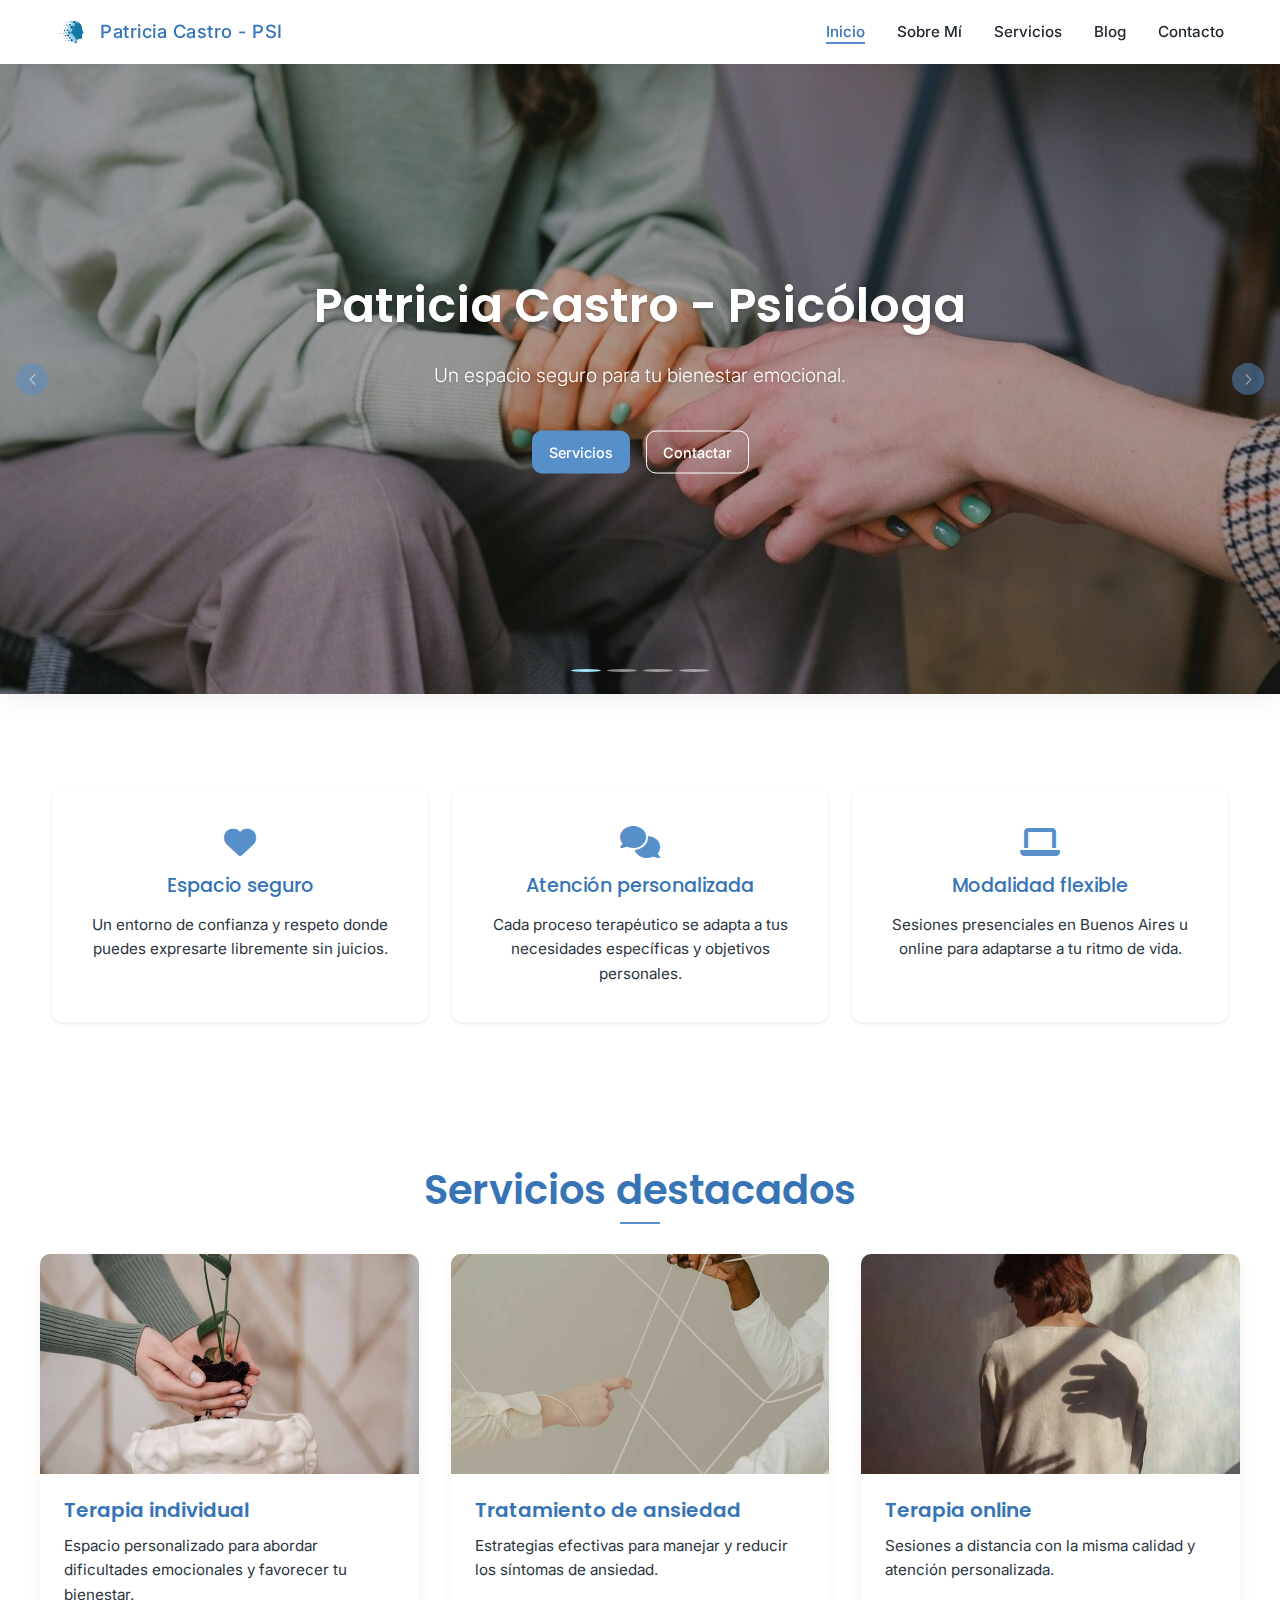
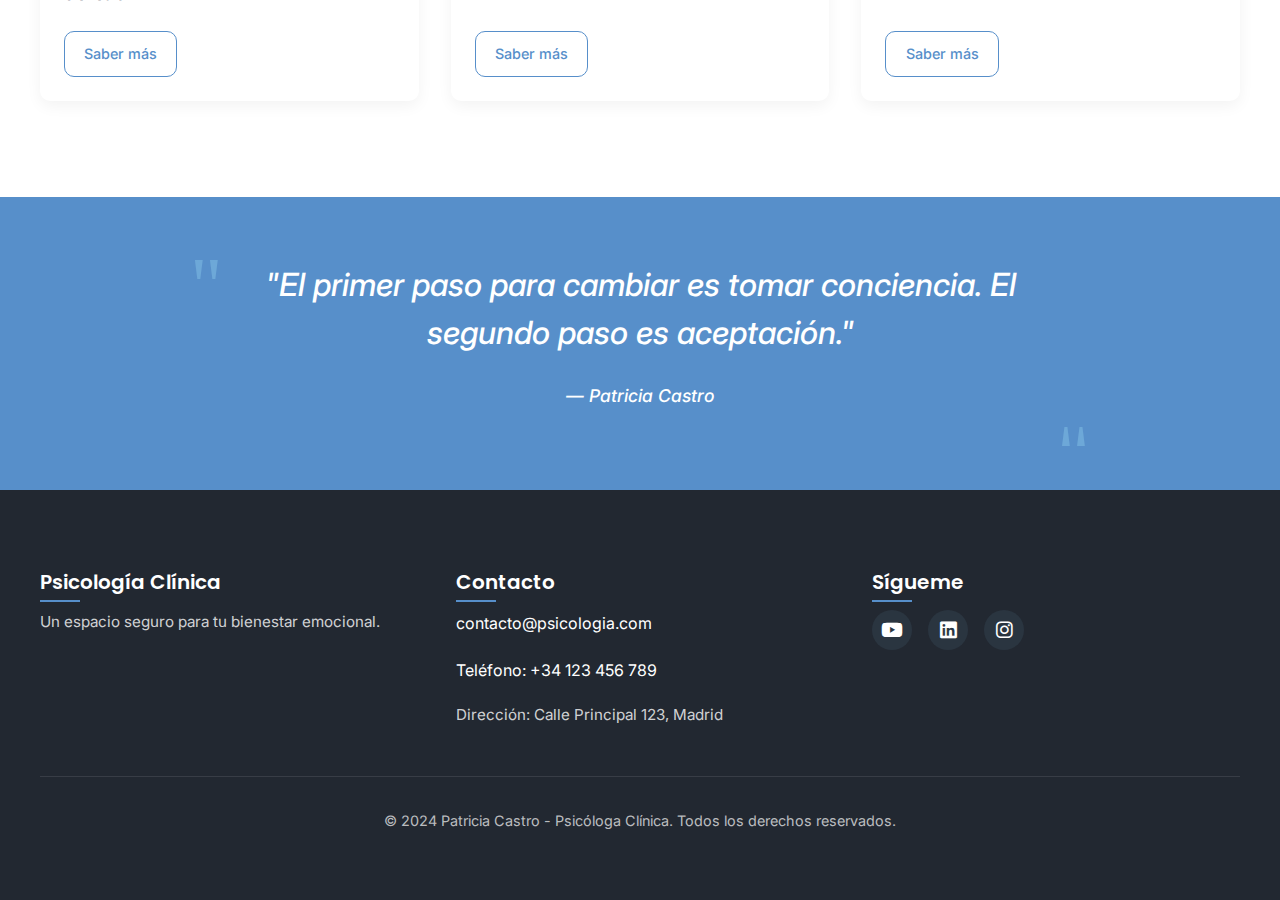
<file: index.html>
<!DOCTYPE html>
<html lang="es">
<head> 
    <meta charset="UTF-8">
    <meta name="viewport" content="width=device-width, initial-scale=1.0">
    
    <!-- Metadatos SEO para mejorar el posicionamiento en buscadores -->
    <meta name="description" content="Psicología clínica especializada en terapia individual para adultos con [Nombre]. Consultas en Buenos Aires y online.">
    <meta name="keywords" content="psicología, terapia, salud mental, psicóloga Buenos Aires">
    <meta name="author" content="[Nombre]">
    
    <title>Psicología Clínica con [Nombre] - Inicio</title>
    
    <!-- Añadir favicon (ícono que aparece en la pestaña del navegador) -->
    <link rel="icon" type="image/png" href="multimedia/faviconPC.png">
    <link rel="shortcut icon" href="multimedia/faviconPC.png">
    
    <!-- Fuentes de Google -->
    <link rel="preconnect" href="https://fonts.googleapis.com">
    <link rel="preconnect" href="https://fonts.gstatic.com" crossorigin>
    <link href="https://fonts.googleapis.com/css2?family=Montserrat:wght@400;500;600;700&family=Open+Sans:wght@400;500;600&display=swap" rel="stylesheet">

    <!-- ICONS - FontAwesome para iconos modernos -->
    <link rel="stylesheet" href="https://cdnjs.cloudflare.com/ajax/libs/font-awesome/6.5.1/css/all.min.css">
    
    <!-- Bootstrap CSS -->
    <link href="https://cdn.jsdelivr.net/npm/bootstrap@5.3.0/dist/css/bootstrap.min.css" rel="stylesheet">
    
    <!-- Custom CSS -->
    <link rel="stylesheet" href="css/styles.css">
</head>

<body>
    <header class="header">
        <div class="header__container">
            <div class="header__logo">
                <a href="index.html" class="header__logo-link">
                    <img src="multimedia/faviconPC.png" alt="Psicología Clínica" class="header__logo-img">
                    <span class="header__logo-text">Patricia Castro - PSI</span>
                </a>
            </div>
            <button class="header__toggle" aria-expanded="false" aria-controls="header__menu">☰</button>
            <nav class="header__nav" role="navigation" aria-label="Menú principal">
                <ul class="header__menu" id="header__menu">
                    <li class="header__item"><a href="index.html" class="header__link header__link--active">Inicio</a></li>
                    <li class="header__item"><a href="pages/sobre-mi.html" class="header__link">Sobre Mí</a></li>
                    <li class="header__item"><a href="pages/servicios.html" class="header__link">Servicios</a></li>
                    <li class="header__item"><a href="pages/blog.html" class="header__link">Blog</a></li>
                    <li class="header__item"><a href="pages/contacto.html" class="header__link">Contacto</a></li>
                </ul>
            </nav>
        </div>
    </header>

    <main> 
        <!-- HERO SECTION: Bootstrap 5.3 Carousel -->
        <div id="heroCarousel" class="carousel slide" data-bs-ride="carousel">
          <div class="carousel-indicators">
            <button type="button" data-bs-target="#heroCarousel" data-bs-slide-to="0" class="active" aria-current="true" aria-label="Slide 1"></button>
            <button type="button" data-bs-target="#heroCarousel" data-bs-slide-to="1" aria-label="Slide 2"></button>
            <button type="button" data-bs-target="#heroCarousel" data-bs-slide-to="2" aria-label="Slide 3"></button>
            <button type="button" data-bs-target="#heroCarousel" data-bs-slide-to="3" aria-label="Slide 4"></button>
          </div>
          <div class="carousel-inner">
            <div class="carousel-item active">
              <img src="multimedia/heroImage.jpg" class="d-block w-100" alt="Hero Image 1">
              <div class="carousel-caption">
                <h1>Patricia Castro - Psicóloga</h1>
                <p class="lead">Un espacio seguro para tu bienestar emocional.</p>
                <div class="carousel-buttons">
                  <a href="pages/servicios.html" class="btn btn-primary">Servicios</a>
                  <a href="pages/contacto.html" class="btn btn-outline-light">Contactar</a>
                </div>
              </div>
            </div>
            <div class="carousel-item">
              <img src="multimedia/foto1.jpg" class="d-block w-100" alt="Hero Image 2">
              <div class="carousel-caption">
                <h1>Patricia Castro - Psicóloga</h1>
                <p class="lead">Especializada en terapia individual para adultos.</p>
                <div class="carousel-buttons">
                  <a href="pages/servicios.html" class="btn btn-primary">Servicios</a>
                  <a href="pages/contacto.html" class="btn btn-outline-light">Contactar</a>
                </div>
              </div>
            </div>
            <div class="carousel-item">
              <img src="multimedia/foto2.jpg" class="d-block w-100" alt="Hero Image 3">
              <div class="carousel-caption">
                <h1>Patricia Castro - Psicóloga</h1>
                <p class="lead">Sesiones presenciales y online para tu comodidad.</p>
                <div class="carousel-buttons">
                  <a href="pages/servicios.html" class="btn btn-primary">Servicios</a>
                  <a href="pages/contacto.html" class="btn btn-outline-light">Contactar</a>
                </div>
              </div>
            </div>
            <div class="carousel-item">
              <img src="multimedia/foto3.jpg" class="d-block w-100" alt="Hero Image 4">
              <div class="carousel-caption">
                <h1>Patricia Castro - Psicóloga</h1>
                <p class="lead">Un espacio para tu desarrollo personal y emocional.</p>
                <div class="carousel-buttons">
                  <a href="pages/servicios.html" class="btn btn-primary">Servicios</a>
                  <a href="pages/contacto.html" class="btn btn-outline-light">Contactar</a>
                </div>
              </div>
            </div>
          </div>
          <button class="carousel-control-prev" type="button" data-bs-target="#heroCarousel" data-bs-slide="prev">
            <span class="carousel-control-prev-icon" aria-hidden="true"></span>
            <span class="visually-hidden">Anterior</span>
          </button>
          <button class="carousel-control-next" type="button" data-bs-target="#heroCarousel" data-bs-slide="next">
            <span class="carousel-control-next-icon" aria-hidden="true"></span>
            <span class="visually-hidden">Siguiente</span>
          </button>
        </div>

        <!-- BENEFICIOS: Sección con Bootstrap .card -->
        <section class="benefits py-5">
          <div class="container">
            <div class="row g-4 text-center">
              <div class="col-md-4">
                <div class="card h-100 border-0 shadow-sm">
                  <div class="card-body">
                    <i class="fas fa-heart fa-2x text-primary mb-3"></i>
                    <h5 class="card-title">Espacio seguro</h5>
                    <p class="card-text">Un entorno de confianza y respeto donde puedes expresarte libremente sin juicios.</p>
                  </div>
                </div>
              </div>
              <div class="col-md-4">
                <div class="card h-100 border-0 shadow-sm">
                  <div class="card-body">
                    <i class="fas fa-comments fa-2x text-primary mb-3"></i>
                    <h5 class="card-title">Atención personalizada</h5>
                    <p class="card-text">Cada proceso terapéutico se adapta a tus necesidades específicas y objetivos personales.</p>
                  </div>
                </div>
              </div>
              <div class="col-md-4">
                <div class="card h-100 border-0 shadow-sm">
                  <div class="card-body">
                    <i class="fas fa-laptop fa-2x text-primary mb-3"></i>
                    <h5 class="card-title">Modalidad flexible</h5>
                    <p class="card-text">Sesiones presenciales en Buenos Aires u online para adaptarse a tu ritmo de vida.</p>
                  </div>
                </div>
              </div>
            </div>
          </div>
        </section>
        
        <!-- Sección de servicios destacados en la página principal -->
        <section class="services">
            <div class="services__container">
                <h2 class="services__title">Servicios destacados</h2>
                <div class="services__grid">
                    <!-- Servicio 1 -->
                    <article class="service-card">
                        <div class="service-card__image">
                            <img src="multimedia/terapia_individual.jpg" alt="Terapia individual">
                        </div>
                        <div class="service-card__content">
                            <h3 class="service-card__title">Terapia individual</h3>
                            <p class="service-card__text">Espacio personalizado para abordar dificultades emocionales y favorecer tu bienestar.</p>
                            <a href="pages/servicios.html#terapia-individual" class="service-card__link">Saber más</a>
                        </div>
                    </article>
                    
                    <!-- Servicio 2 -->
                    <article class="service-card">
                        <div class="service-card__image">
                            <img src="multimedia/tratamiento_ansiedad.jpg" alt="Tratamiento de ansiedad">
                        </div>
                        <div class="service-card__content">
                            <h3 class="service-card__title">Tratamiento de ansiedad</h3>
                            <p class="service-card__text">Estrategias efectivas para manejar y reducir los síntomas de ansiedad.</p>
                            <a href="pages/servicios.html#ansiedad" class="service-card__link">Saber más</a>
                        </div>
                    </article>
                    
                    <!-- Servicio 3 -->
                    <article class="service-card">
                        <div class="service-card__image">
                            <img src="multimedia/terapia_online.jpg" alt="Terapia online">
                        </div>
                        <div class="service-card__content">
                            <h3 class="service-card__title">Terapia online</h3>
                            <p class="service-card__text">Sesiones a distancia con la misma calidad y atención personalizada.</p>
                            <a href="pages/servicios.html#online" class="service-card__link">Saber más</a>
                        </div>
                    </article>
                </div>
            </div>
        </section>
        
        <!-- Sección de testimonios o frase destacada -->
        <section class="quote">
            <div class="quote__container">
                <blockquote class="quote__content">
                    <p class="quote__text">"El primer paso para cambiar es tomar conciencia. El segundo paso es aceptación."</p>
                    <cite class="quote__author">— Patricia Castro</cite>
                </blockquote>
            </div>
        </section>
    </main>

    <footer class="footer">
        <div class="footer__container"> 
            <div class="footer__grid">
                <div class="footer__column footer__brand">
                    <h3 class="footer__title">Psicología Clínica</h3>
                    <p class="footer__text">Un espacio seguro para tu bienestar emocional.</p>
                </div>
                
                <div class="footer__column footer__contact">
                    <h3 class="footer__title">Contacto</h3>
                    <p><a href="mailto:contacto@psicologia.com" class="footer__link">contacto@psicologia.com</a></p>
                    <p>Teléfono: <a href="tel:+34123456789" class="footer__link">+34 123 456 789</a></p>
                    <address class="footer__address">Dirección: Calle Principal 123, Madrid</address>
                </div>
                
                <div class="footer__column footer__social">
                    <h3 class="footer__title">Sígueme</h3>
                    <ul class="footer__social-list">
                        <li class="footer__social-item">
                            <a href="https://www.youtube.com" target="_blank" rel="noopener" title="YouTube" class="footer__social-link">
                                <i class="fab fa-youtube"></i>
                            </a>
                        </li>
                        <li class="footer__social-item">
                            <a href="https://www.linkedin.com" target="_blank" rel="noopener" title="LinkedIn" class="footer__social-link">
                                <i class="fab fa-linkedin"></i>
                            </a>
                        </li>
                        <li class="footer__social-item">
                            <a href="https://www.instagram.com" target="_blank" rel="noopener" title="Instagram" class="footer__social-link">
                                <i class="fab fa-instagram"></i>
                            </a>
                        </li>
                    </ul>
                </div>
            </div>
            
            <div class="footer__copyright">
                <p>© 2024 Patricia Castro - Psicóloga Clínica. Todos los derechos reservados.</p>
            </div>
        </div>
    </footer>
    
    <!-- JavaScript de Bootstrap -->
    <script src="https://cdn.jsdelivr.net/npm/bootstrap@5.3.0/dist/js/bootstrap.bundle.min.js"></script>
    
</body>
</html>
</file>
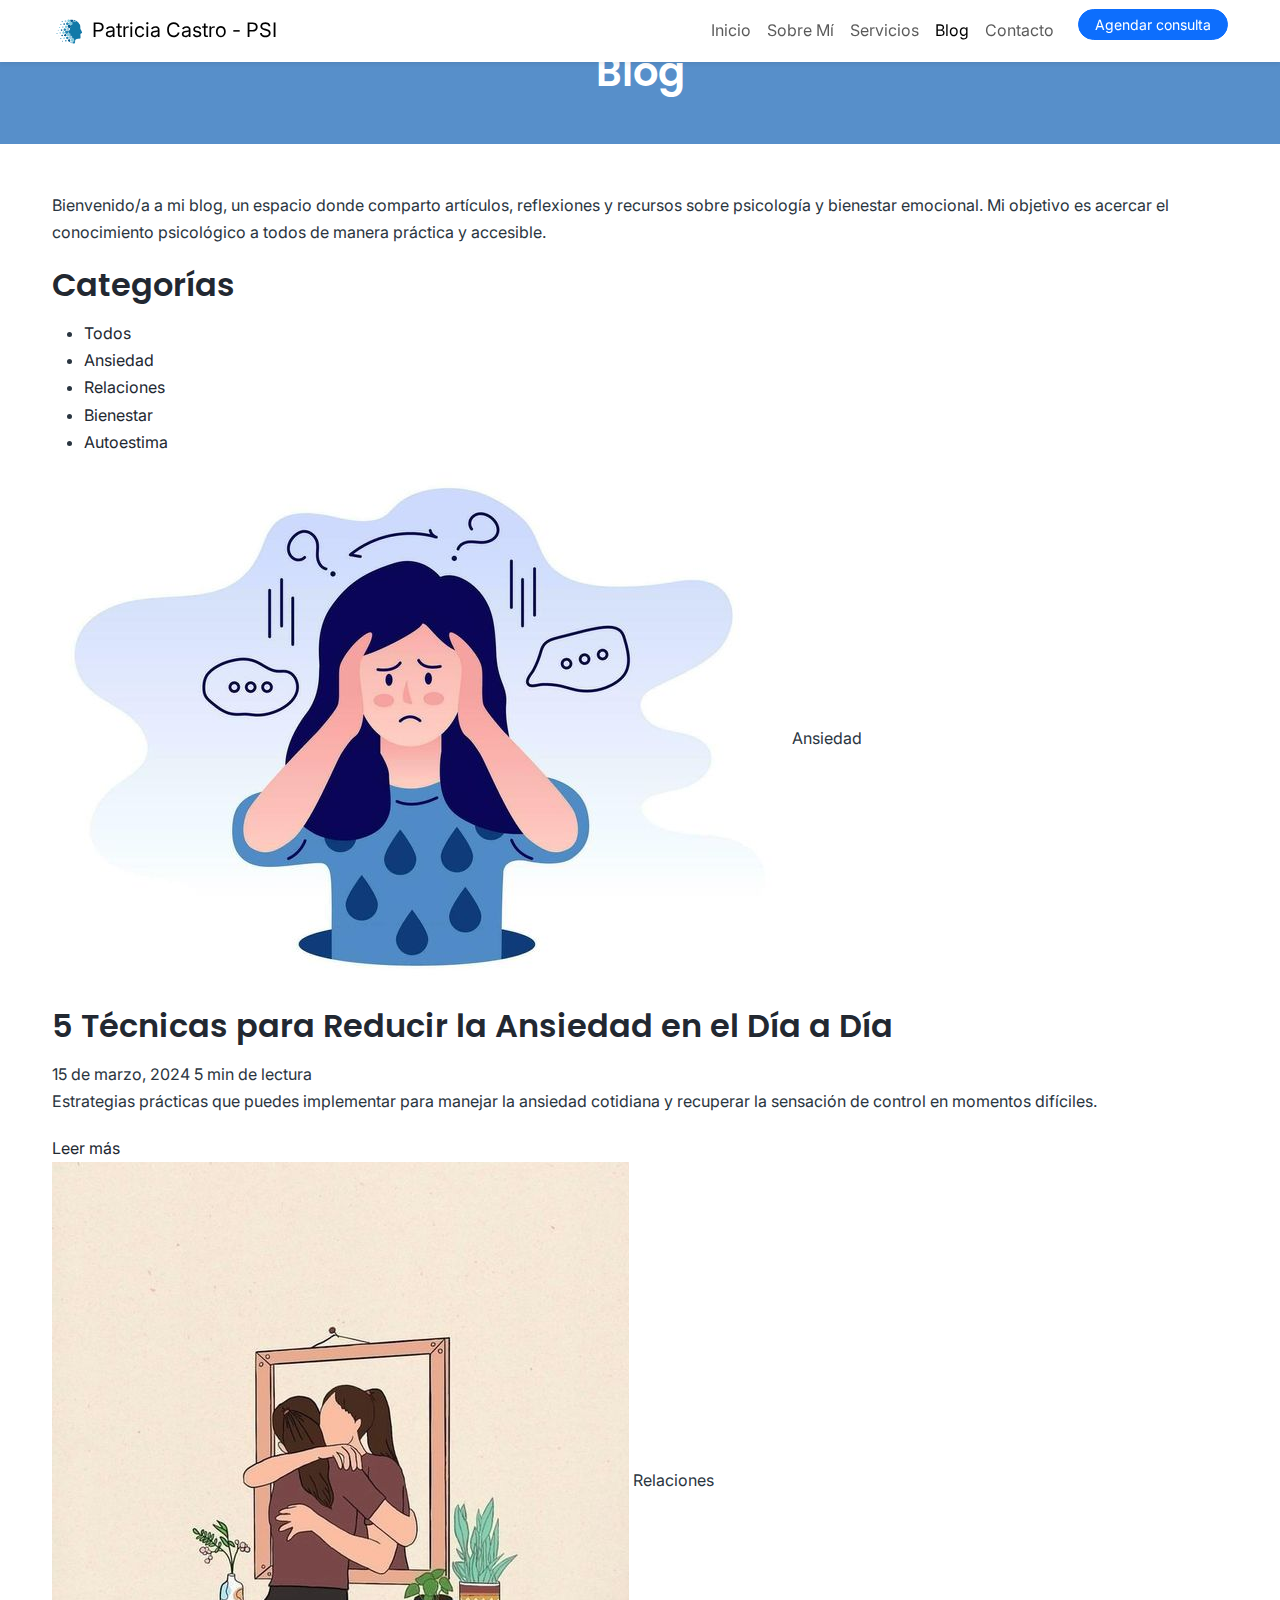
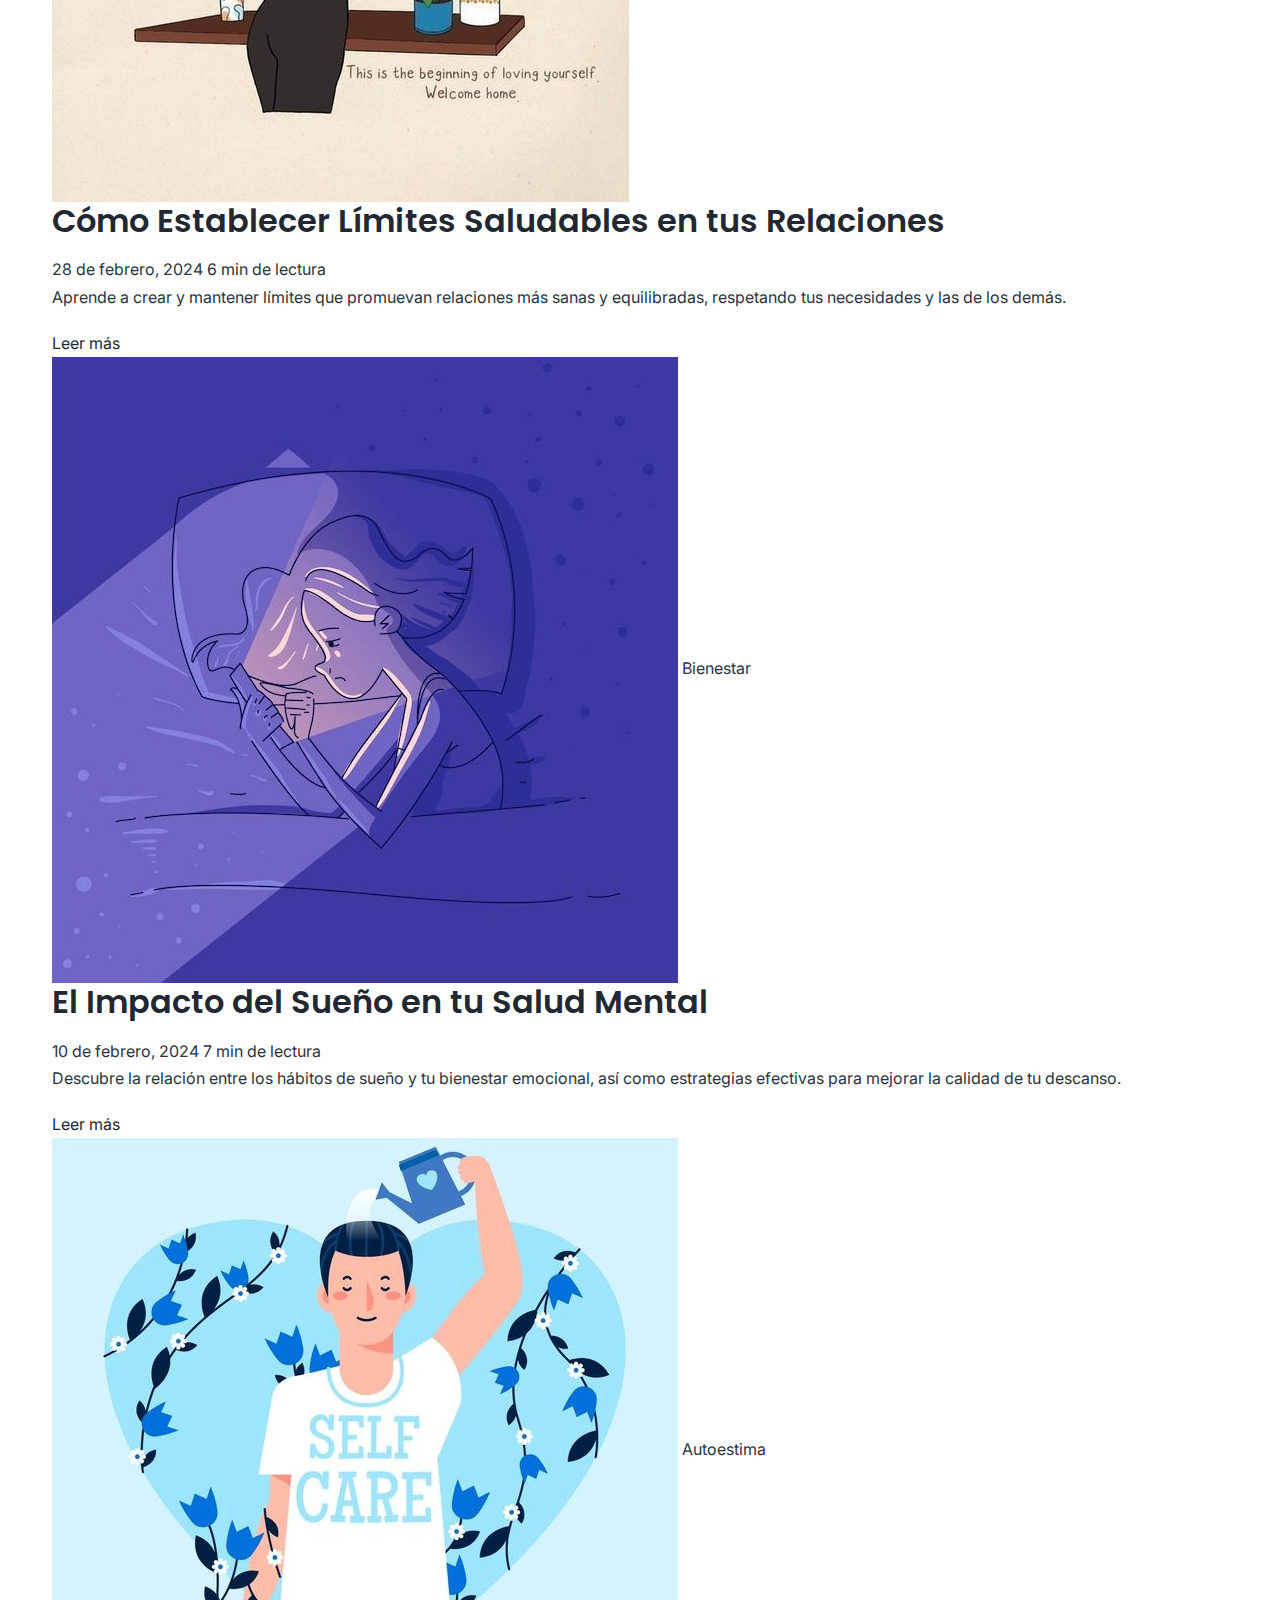
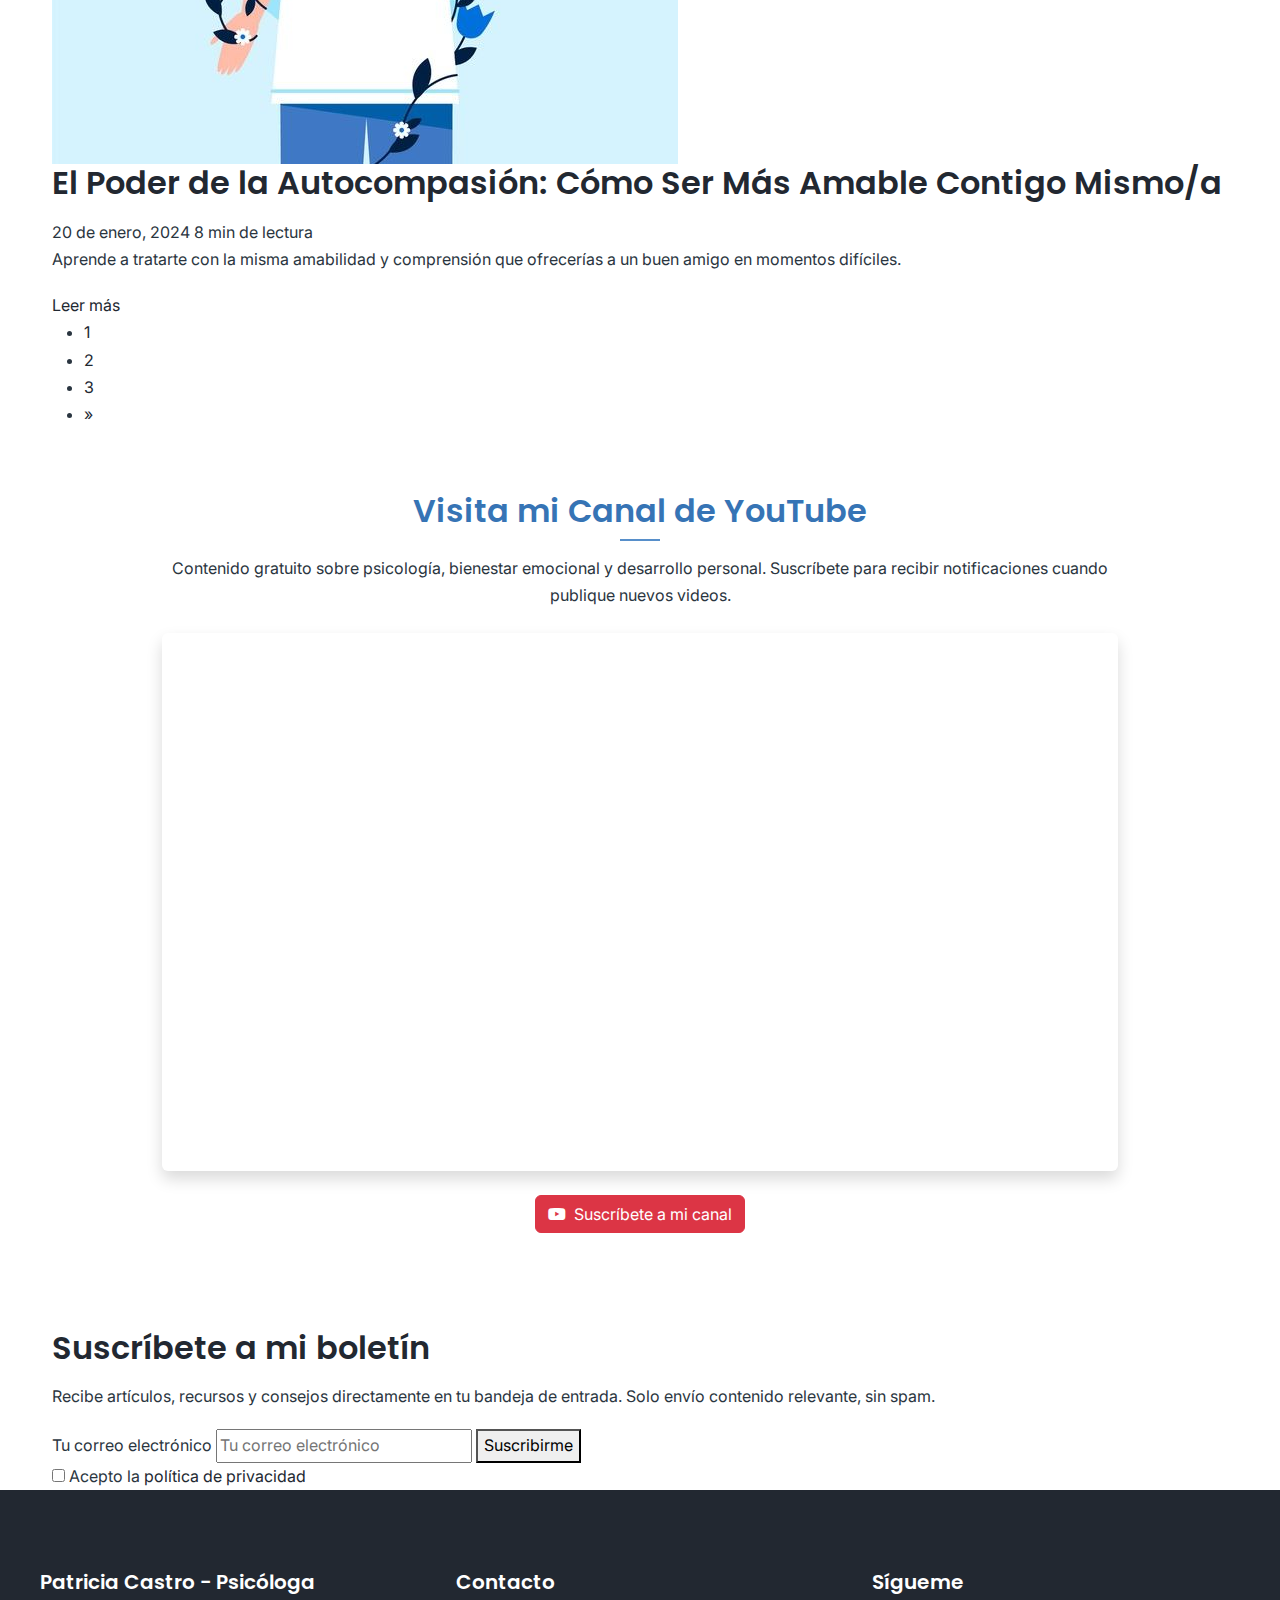
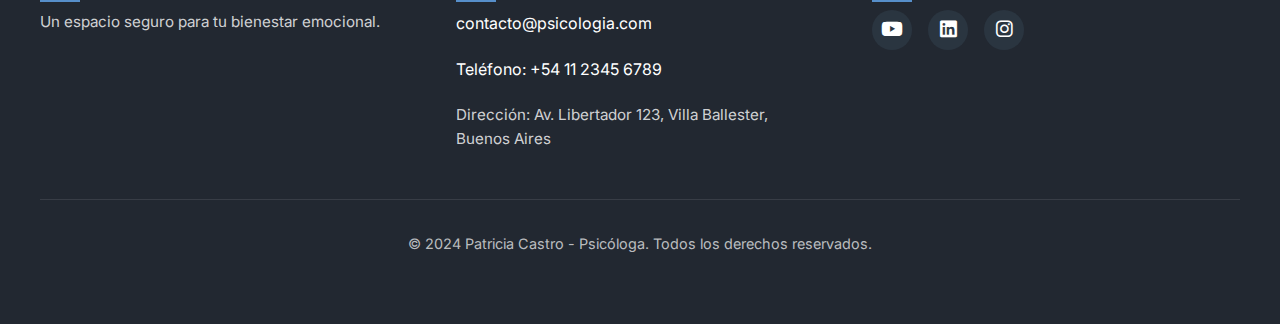
<file: pages/blog.html>
<!DOCTYPE html>
<html lang="es">
<head>
    <meta charset="UTF-8">
    <meta name="viewport" content="width=device-width, initial-scale=1.0">
    
    <!-- Metadatos SEO para mejorar el posicionamiento en buscadores -->
    <meta name="description" content="Blog de psicología con artículos sobre salud mental, manejo de ansiedad, relaciones saludables y bienestar emocional. Por Patricia Castro, psicóloga clínica.">
    <meta name="keywords" content="blog psicología, salud mental, ansiedad, límites saludables, sueño, bienestar emocional">
    <meta name="author" content="Patricia Castro">
    
    <title>Patricia Castro Psicóloga - Blog</title>
    
    <!-- Añadir favicon (mismo que en las otras páginas) -->
    <link rel="icon" type="image/png" href="../multimedia/faviconPC.png">
    <link rel="shortcut icon" href="../multimedia/faviconPC.png">
    
    <!-- Fuentes de Google -->
    <link rel="preconnect" href="https://fonts.googleapis.com">
    <link rel="preconnect" href="https://fonts.gstatic.com" crossorigin>
    <link href="https://fonts.googleapis.com/css2?family=Montserrat:wght@400;500;600;700&family=Open+Sans:wght@400;500;600&display=swap" rel="stylesheet">

    <!-- ICONS - FontAwesome para iconos modernos -->
    <link rel="stylesheet" href="https://cdnjs.cloudflare.com/ajax/libs/font-awesome/6.5.1/css/all.min.css">
    
    <!-- Bootstrap CSS -->
    <link href="https://cdn.jsdelivr.net/npm/bootstrap@5.3.0/dist/css/bootstrap.min.css" rel="stylesheet">
    
    <!-- Custom CSS -->
    <link rel="stylesheet" href="../css/styles.css">
</head>

<body>
    <!-- ===================== HEADER ===================== -->
    <header>
        <nav class="navbar navbar-expand-lg navbar-light bg-white fixed-top shadow-sm" role="navigation" aria-label="Navegación principal">
            <div class="container">
            <!-- Logo/Marca -->
            <a class="navbar-brand" href="../index.html" aria-label="Patricia Castro Psicóloga - Ir al inicio">
                <img src="../multimedia/faviconPC.png" alt="" width="35" height="35" loading="eager">
                <span class="d-none d-md-inline">Patricia Castro - PSI</span>
            </a>
            
            <!-- Botón de toggle -->
            <button class="navbar-toggler" type="button" data-bs-toggle="collapse" data-bs-target="#navbarMain" 
                    aria-controls="navbarMain" aria-expanded="false" aria-label="Abrir menú de navegación">
                <span class="navbar-toggler-icon"></span>
            </button>
            
            <!-- Menú de navegación -->
            <div class="collapse navbar-collapse" id="navbarMain">
                <ul class="navbar-nav ms-auto" role="menubar">
                <li class="nav-item" role="none">
                    <a class="nav-link" href="../index.html" role="menuitem">Inicio</a>
                </li>
            
                <li class="nav-item" role="none">
                    <a class="nav-link" href="sobre-mi.html" role="menuitem">Sobre Mí</a>
                </li>
            
                <li class="nav-item" role="none">
                    <a class="nav-link" href="servicios.html" role="menuitem">Servicios</a>
                </li>
                <li class="nav-item" role="none">
                    <a class="nav-link active" href="blog.html" role="menuitem" aria-current="page">Blog</a>
                </li>
                
                <li class="nav-item" role="none">
                    <a class="nav-link" href="contacto.html" role="menuitem">Contacto</a>
                </li>
                <li class="nav-item ms-lg-3" role="none">
                    <a class="btn btn-primary btn-sm rounded-pill px-3" href="contacto.html" 
                    role="button" aria-label="Agendar consulta - Ir a página de contacto">
                    Agendar consulta
                    </a>
                </li>
                </ul>
            </div>
            </div>
        </nav>
    </header>

    <!-- ===================== MAIN CONTENT ===================== -->
    <main>
        <!-- Banner de página con título principal -->
        <section class="page-banner">
            <div class="page-banner__container">
                <h1 class="page-banner__title">Blog</h1>
            </div>
        </section>
        
        <section class="blog">
            <div class="container">
                <!-- Introducción al blog -->
                <div class="blog__intro">
                    <p>Bienvenido/a a mi blog, un espacio donde comparto artículos, reflexiones y recursos sobre psicología y bienestar emocional. Mi objetivo es acercar el conocimiento psicológico a todos de manera práctica y accesible.</p>
                </div>
                
                <!-- Filtros de categorías -->
                <div class="blog__filters">
                    <h2 class="blog__filters-title">Categorías</h2>
                    <ul class="blog__filters-list">
                        <li class="blog__filters-item"><a href="#" class="blog__filters-link blog__filters-link--active">Todos</a></li>
                        <li class="blog__filters-item"><a href="#" class="blog__filters-link">Ansiedad</a></li>
                        <li class="blog__filters-item"><a href="#" class="blog__filters-link">Relaciones</a></li>
                        <li class="blog__filters-item"><a href="#" class="blog__filters-link">Bienestar</a></li>
                        <li class="blog__filters-item"><a href="#" class="blog__filters-link">Autoestima</a></li>
                    </ul>
                </div>
                
                <!-- Grid de artículos usando CSS Grid/Flexbox -->
                <div class="blog__grid">
                    <!-- ARTICLE 1: Ansiedad -->
                    <article class="blog-card">
                        <div class="blog-card__image">
                            <!-- Optimización de imágenes con lazy loading -->
                            <img src="../multimedia/Ansiedad.jpg" alt="Técnicas para reducir la ansiedad: persona respirando profundamente en un entorno tranquilo" loading="lazy">
                            <!-- Etiqueta de categoría -->
                            <span class="blog-card__category">Ansiedad</span>
                        </div>
                        <div class="blog-card__content">
                            <h2 class="blog-card__title"><a href="blog/tecnicas-ansiedad.html">5 Técnicas para Reducir la Ansiedad en el Día a Día</a></h2>
                            <!-- Fecha y tiempo de lectura -->
                            <div class="blog-card__meta">
                                <time datetime="2024-03-15" class="blog-card__date">15 de marzo, 2024</time>
                                <span class="blog-card__reading-time">5 min de lectura</span>
                            </div>
                            <p class="blog-card__excerpt">Estrategias prácticas que puedes implementar para manejar la ansiedad cotidiana y recuperar la sensación de control en momentos difíciles.</p>
                            <a href="blog/tecnicas-ansiedad.html" class="blog-card__link">Leer más</a>
                        </div>
                    </article>
                    
                    <!-- ARTICLE 2: Relaciones -->
                    <article class="blog-card">
                        <div class="blog-card__image">
                            <img src="../multimedia/SelfLove.jpg" alt="Representación de límites saludables: persona estableciendo una frontera clara en una conversación" loading="lazy">
                            <span class="blog-card__category">Relaciones</span>
                        </div>
                        <div class="blog-card__content">
                            <h2 class="blog-card__title"><a href="blog/limites-saludables.html">Cómo Establecer Límites Saludables en tus Relaciones</a></h2>
                            <div class="blog-card__meta">
                                <time datetime="2024-02-28" class="blog-card__date">28 de febrero, 2024</time>
                                <span class="blog-card__reading-time">6 min de lectura</span>
                            </div>
                            <p class="blog-card__excerpt">Aprende a crear y mantener límites que promuevan relaciones más sanas y equilibradas, respetando tus necesidades y las de los demás.</p>
                            <a href="blog/limites-saludables.html" class="blog-card__link">Leer más</a>
                        </div>
                    </article>
                    
                    <!-- ARTICLE 3: Bienestar -->
                    <article class="blog-card">
                        <div class="blog-card__image">
                            <img src="../multimedia/Sueño.jpg" alt="Persona durmiendo plácidamente ilustrando la importancia del sueño para la salud mental" loading="lazy">
                            <span class="blog-card__category">Bienestar</span>
                        </div>
                        <div class="blog-card__content">
                            <h2 class="blog-card__title"><a href="blog/sueno-salud-mental.html">El Impacto del Sueño en tu Salud Mental</a></h2>
                            <div class="blog-card__meta">
                                <time datetime="2024-02-10" class="blog-card__date">10 de febrero, 2024</time>
                                <span class="blog-card__reading-time">7 min de lectura</span>
                            </div>
                            <p class="blog-card__excerpt">Descubre la relación entre los hábitos de sueño y tu bienestar emocional, así como estrategias efectivas para mejorar la calidad de tu descanso.</p>
                            <a href="blog/sueno-salud-mental.html" class="blog-card__link">Leer más</a>
                        </div>
                    </article>
                    
                    <!-- ARTICLE 4: Autoestima -->
                    <article class="blog-card">
                        <div class="blog-card__image">
                            <img src="../multimedia/SelfCare.jpg" alt="Persona practicando mindfulness y autocompasión" loading="lazy">
                            <span class="blog-card__category">Autoestima</span>
                        </div>
                        <div class="blog-card__content">
                            <h2 class="blog-card__title"><a href="blog/autocompasion.html">El Poder de la Autocompasión: Cómo Ser Más Amable Contigo Mismo/a</a></h2>
                            <div class="blog-card__meta">
                                <time datetime="2024-01-20" class="blog-card__date">20 de enero, 2024</time>
                                <span class="blog-card__reading-time">8 min de lectura</span>
                            </div>
                            <p class="blog-card__excerpt">Aprende a tratarte con la misma amabilidad y comprensión que ofrecerías a un buen amigo en momentos difíciles.</p>
                            <a href="blog/autocompasion.html" class="blog-card__link">Leer más</a>
                        </div>
                    </article>
                </div>
                
                <!-- Paginación -->
                <nav class="blog__pagination" aria-label="Navegación entre páginas de artículos">
                    <ul class="blog__pagination-list">
                        <li class="blog__pagination-item"><a href="#" class="blog__pagination-link blog__pagination-link--active" aria-current="page">1</a></li>
                        <li class="blog__pagination-item"><a href="#" class="blog__pagination-link">2</a></li>
                        <li class="blog__pagination-item"><a href="#" class="blog__pagination-link">3</a></li>
                        <li class="blog__pagination-item"><a href="#" class="blog__pagination-link">&raquo;</a></li>
                    </ul>
                </nav>
                
                <!-- Sección de YouTube (con Bootstrap) -->
                <section class="youtube-section py-5 rounded mb-5">
                <div class="container">
                    <div class="row justify-content-center">
                    <div class="col-md-10 text-center">
                        <h2 class="section-title mb-4">Visita mi Canal de YouTube</h2>
                        <p class="mb-4">Contenido gratuito sobre psicología, bienestar emocional y desarrollo personal. Suscríbete para recibir notificaciones cuando publique nuevos videos.</p>
                    </div>
                    </div>
                    
                    <div class="row justify-content-center mb-4">
                    <div class="col-md-10">
                        <div class="ratio ratio-16x9 shadow rounded">
                        <iframe src="https://www.youtube.com/embed/yf2JbiH9w6Y" 
                                title="Introducción a técnicas de mindfulness para el manejo de la ansiedad" 
                                allowfullscreen>
                        </iframe>
                        </div>
                    </div>
                    </div>
                    
                    <div class="row justify-content-center">
                    <div class="col-auto text-center">
                        <a href="https://www.youtube.com/@psi.sinbarreras" class="btn btn-danger" target="_blank" rel="noopener">
                        <i class="fab fa-youtube me-2"></i>Suscríbete a mi canal
                        </a>
                    </div>
                    </div>
                </div>
                </section>
                
                <!-- Suscripción al boletín de noticias -->
                <section class="newsletter">
                    <h2 class="newsletter__title">Suscríbete a mi boletín</h2>
                    <p class="newsletter__text">Recibe artículos, recursos y consejos directamente en tu bandeja de entrada. Solo envío contenido relevante, sin spam.</p>
                    <form action="#" method="POST" class="newsletter__form">
                        <div class="newsletter__form-group">
                            <label for="email" class="newsletter__label">Tu correo electrónico</label>
                            <input type="email" id="email" name="email" placeholder="Tu correo electrónico" required class="newsletter__input">
                            <button type="submit" class="newsletter__button">Suscribirme</button>
                        </div>
                        <div class="newsletter__checkbox-group">
                            <input type="checkbox" id="privacy" name="privacy" required class="newsletter__checkbox">
                            <label for="privacy" class="newsletter__checkbox-label">Acepto la <a href="#">política de privacidad</a></label>
                        </div>
                    </form>
                </section>
            </div>
        </section>
    </main>

    <!-- ===================== FOOTER ===================== -->
    <footer class="footer">
        <div class="footer__container"> 
            <div class="footer__grid">
                <div class="footer__column footer__brand">
                    <h3 class="footer__title">Patricia Castro - Psicóloga</h3>
                    <p class="footer__text">Un espacio seguro para tu bienestar emocional.</p>
                </div>
                
                <div class="footer__column footer__contact">
                    <h3 class="footer__title">Contacto</h3>
                    <p><a href="mailto:contacto@psicologia.com" class="footer__link">contacto@psicologia.com</a></p>
                    <p>Teléfono: <a href="tel:+541123456789" class="footer__link">+54 11 2345 6789</a></p>
                    <address class="footer__address">Dirección: Av. Libertador 123, Villa Ballester, Buenos Aires</address>
                </div>
                
                <div class="footer__column footer__social">
                    <h3 class="footer__title">Sígueme</h3>
                    <ul class="footer__social-list">
                        <li class="footer__social-item">
                            <a href="https://www.youtube.com" target="_blank" rel="noopener" title="YouTube" class="footer__social-link">
                                <i class="fab fa-youtube"></i>
                            </a>
                        </li>
                        <li class="footer__social-item">
                            <a href="https://www.linkedin.com" target="_blank" rel="noopener" title="LinkedIn" class="footer__social-link">
                                <i class="fab fa-linkedin"></i>
                            </a>
                        </li>
                        <li class="footer__social-item">
                            <a href="https://www.instagram.com" target="_blank" rel="noopener" title="Instagram" class="footer__social-link">
                                <i class="fab fa-instagram"></i>
                            </a>
                        </li>
                    </ul>
                </div>
            </div>
            
            <div class="footer__copyright">
                <p>© 2024 Patricia Castro - Psicóloga. Todos los derechos reservados.</p>
            </div>
        </div>
    </footer>

    <!-- JavaScript de Bootstrap -->
    <script src="https://cdn.jsdelivr.net/npm/bootstrap@5.3.0/dist/js/bootstrap.bundle.min.js"></script>

</body>
</html>
</file>
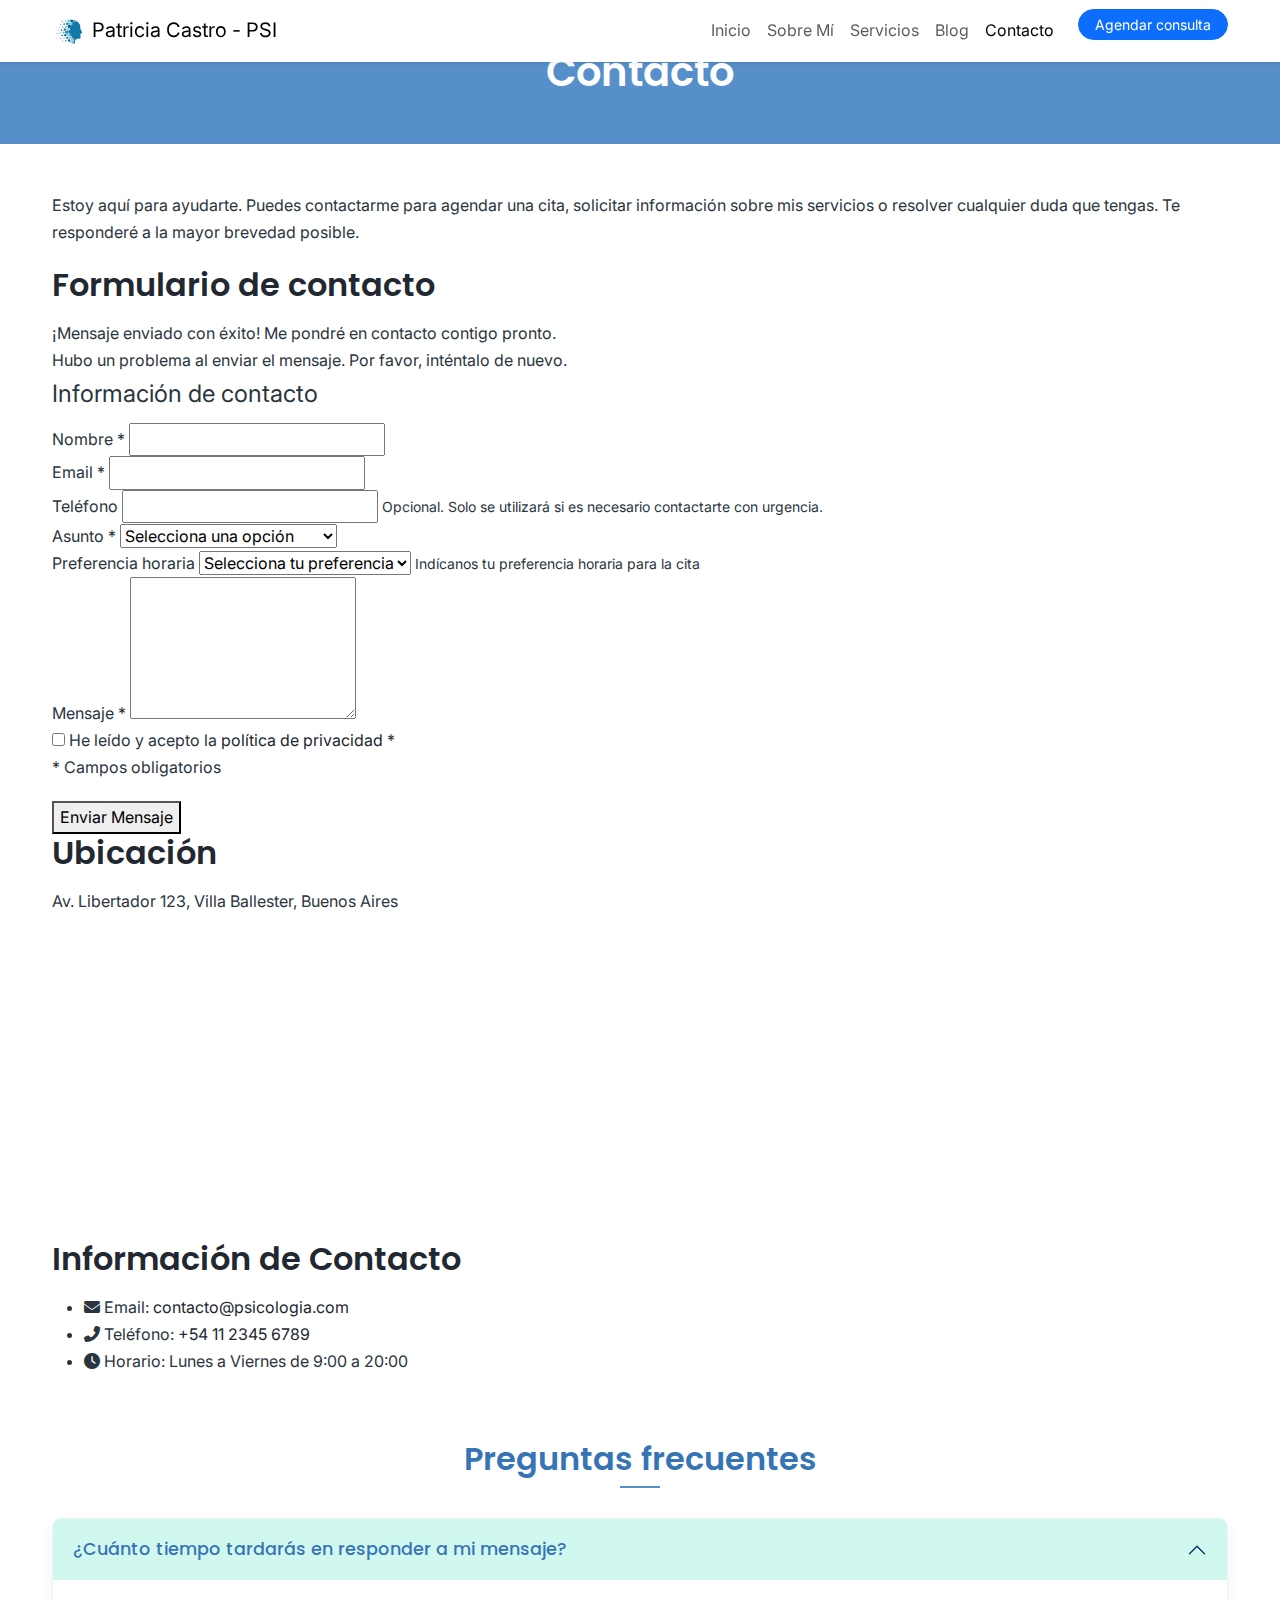
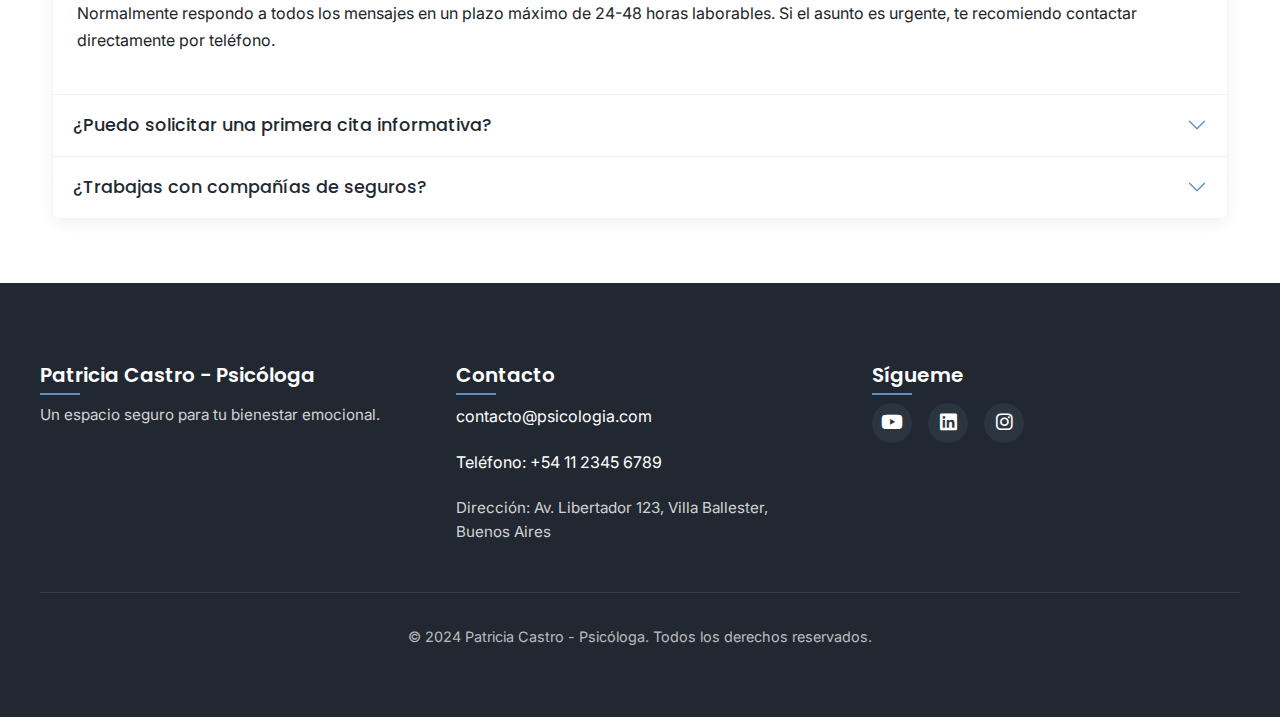
<file: pages/contacto.html>
<!DOCTYPE html>
<html lang="es">
<head>
    <meta charset="UTF-8">
    <meta name="viewport" content="width=device-width, initial-scale=1.0">
    
    <!-- Metadatos SEO para mejorar el posicionamiento en buscadores -->
    <meta name="description" content="Contacta con Patricia Castro, psicóloga clínica en Buenos Aires. Agenda tu cita, solicita información o encuentra la ubicación de la consulta.">
    <meta name="keywords" content="contacto psicólogo, cita psicología, psicólogo Buenos Aires, terapia psicológica">
    <meta name="author" content="Patricia Castro">
    
    <title>Patricia Castro Psicóloga - Contacto</title>
    
    <!-- Añadir favicon (mismo que en las otras páginas) -->
    <link rel="icon" type="image/png" href="../multimedia/faviconPC.png">
    <link rel="shortcut icon" href="../multimedia/faviconPC.png">
    
    <!-- Fuentes de Google -->
    <link rel="preconnect" href="https://fonts.googleapis.com">
    <link rel="preconnect" href="https://fonts.gstatic.com" crossorigin>
    <link href="https://fonts.googleapis.com/css2?family=Montserrat:wght@400;500;600;700&family=Open+Sans:wght@400;500;600&display=swap" rel="stylesheet">

    <!-- ICONS - FontAwesome para iconos modernos -->
    <link rel="stylesheet" href="https://cdnjs.cloudflare.com/ajax/libs/font-awesome/6.5.1/css/all.min.css">
    
    <!-- Bootstrap CSS -->
    <link href="https://cdn.jsdelivr.net/npm/bootstrap@5.3.0/dist/css/bootstrap.min.css" rel="stylesheet">
    
    <!-- Custom CSS -->
    <link rel="stylesheet" href="../css/styles.css">
</head>

<body>
    <!-- ===================== HEADER ===================== -->
    <header>
        <nav class="navbar navbar-expand-lg navbar-light bg-white fixed-top shadow-sm" role="navigation" aria-label="Navegación principal">
            <div class="container">
            <!-- Logo/Marca -->
            <a class="navbar-brand" href="../index.html" aria-label="Patricia Castro Psicóloga - Ir al inicio">
                <img src="../multimedia/faviconPC.png" alt="" width="35" height="35" loading="eager">
                <span class="d-none d-md-inline">Patricia Castro - PSI</span>
            </a>
            
            <!-- Botón de toggle -->
            <button class="navbar-toggler" type="button" data-bs-toggle="collapse" data-bs-target="#navbarMain" 
                    aria-controls="navbarMain" aria-expanded="false" aria-label="Abrir menú de navegación">
                <span class="navbar-toggler-icon"></span>
            </button>
            
            <!-- Menú de navegación -->
            <div class="collapse navbar-collapse" id="navbarMain">
                <ul class="navbar-nav ms-auto" role="menubar">
                <li class="nav-item" role="none">
                    <a class="nav-link" href="../index.html" role="menuitem">Inicio</a>
                </li>
            
                <li class="nav-item" role="none">
                    <a class="nav-link" href="sobre-mi.html" role="menuitem">Sobre Mí</a>
                </li>
            
                <li class="nav-item" role="none">
                    <a class="nav-link" href="servicios.html" role="menuitem">Servicios</a>
                </li>
                <li class="nav-item" role="none">
                    <a class="nav-link" href="blog.html" role="menuitem">Blog</a>
                </li>
                <li class="nav-item" role="none">
                    <a class="nav-link active" href="contacto.html" role="menuitem" aria-current="page">Contacto</a>
                </li>
                <li class="nav-item ms-lg-3" role="none">
                    <a class="btn btn-primary btn-sm rounded-pill px-3" href="contacto.html" 
                    role="button" aria-label="Agendar consulta - Ir a página de contacto">
                    Agendar consulta
                    </a>
                </li>
                </ul>
            </div>
            </div>
        </nav>
    </header>

    <!-- ===================== MAIN CONTENT ===================== -->
    <main>
        <!-- Banner de página con título principal -->
        <section class="page-banner">
            <div class="page-banner__container">
                <h1 class="page-banner__title">Contacto</h1>
            </div>
        </section>
        
        <section class="contact">
            <div class="container">
                <!-- Texto introductorio -->
                <div class="contact__intro">
                    <p>Estoy aquí para ayudarte. Puedes contactarme para agendar una cita, solicitar información sobre mis servicios o resolver cualquier duda que tengas. Te responderé a la mayor brevedad posible.</p>
                </div>

                <!-- Contenedor flexible: Formulario + Información de contacto -->
                <div class="contact__grid">
                    <!-- Formulario de contacto -->
                    <div class="contact__form-container">
                        <div class="form-card">
                            <h2 class="form-card__title">Formulario de contacto</h2>
                            <!-- Mensajes de éxito/error (se mostrarán con CSS cuando implementes JS) -->
                            <div class="form-card__alert form-card__alert--success">¡Mensaje enviado con éxito! Me pondré en contacto contigo pronto.</div>
                            <div class="form-card__alert form-card__alert--error">Hubo un problema al enviar el mensaje. Por favor, inténtalo de nuevo.</div>

                            <!-- Formulario con clases BEM -->
                            <form id="contactForm" action="procesar-formulario.php" method="POST" class="contact-form" aria-label="Formulario de contacto">
                                <fieldset class="contact-form__fieldset">
                                    <legend class="contact-form__legend">Información de contacto</legend>

                                    <!-- Grupo: Nombre -->
                                    <div class="contact-form__group">
                                        <label for="name" class="contact-form__label">Nombre <span class="contact-form__required">*</span></label>
                                        <input type="text" id="name" name="name" class="contact-form__input" required aria-required="true">
                                    </div>
                                    
                                    <!-- Grupo: Email -->
                                    <div class="contact-form__group">
                                        <label for="email" class="contact-form__label">Email <span class="contact-form__required">*</span></label>
                                        <input type="email" id="email" name="email" class="contact-form__input" required aria-required="true">
                                    </div>
                                    
                                    <!-- Grupo: Teléfono -->
                                    <div class="contact-form__group">
                                        <label for="phone" class="contact-form__label">Teléfono</label>
                                        <input type="tel" id="phone" name="phone" class="contact-form__input" aria-describedby="phone-help">
                                        <small id="phone-help" class="contact-form__help">Opcional. Solo se utilizará si es necesario contactarte con urgencia.</small>
                                    </div>
                                    
                                    <!-- Grupo: Asunto -->
                                    <div class="contact-form__group">
                                        <label for="subject" class="contact-form__label">Asunto <span class="contact-form__required">*</span></label>
                                        <select id="subject" name="subject" class="contact-form__select" required aria-required="true">
                                            <option value="">Selecciona una opción</option>
                                            <option value="informacion">Solicitar información</option>
                                            <option value="cita">Agendar una cita</option>
                                            <option value="talleres">Información sobre talleres</option>
                                            <option value="otro">Otro asunto</option>
                                        </select>
                                    </div>
                                    
                                    <!-- Elemento para preferencia horaria (visible condicionalmente) -->
                                    <div id="schedule-group" class="contact-form__group">
                                        <label for="schedule" class="contact-form__label">Preferencia horaria</label>
                                        <select id="schedule" name="schedule" class="contact-form__select">
                                            <option value="">Selecciona tu preferencia</option>
                                            <option value="manana">Mañanas (9:00 - 14:00)</option>
                                            <option value="tarde">Tardes (16:00 - 20:00)</option>
                                            <option value="cualquiera">Cualquier horario</option>
                                        </select>
                                        <small class="contact-form__help">Indícanos tu preferencia horaria para la cita</small>
                                    </div>
                                    
                                    <!-- Grupo: Mensaje -->
                                    <div class="contact-form__group">
                                        <label for="message" class="contact-form__label">Mensaje <span class="contact-form__required">*</span></label>
                                        <textarea id="message" name="message" rows="5" class="contact-form__textarea" required aria-required="true"></textarea>
                                    </div>
                                    
                                    <!-- Política de privacidad -->
                                    <div class="contact-form__group">
                                        <div class="contact-form__checkbox-container">
                                            <input type="checkbox" id="privacy" name="privacy" class="contact-form__checkbox" required aria-required="true">
                                            <label for="privacy" class="contact-form__checkbox-label">He leído y acepto la <a href="#">política de privacidad</a> <span class="contact-form__required">*</span></label>
                                        </div>
                                    </div>
                                </fieldset>
                                
                                <!-- Ayuda de campos requeridos -->
                                <div class="contact-form__required-note">
                                    <p><span class="contact-form__required">*</span> Campos obligatorios</p>
                                </div>
                                
                                <!-- Botón de envío -->
                                <button type="submit" class="contact-form__submit">Enviar Mensaje</button>
                            </form>
                        </div>
                    </div>
                    
                    <!-- Información de contacto y mapa -->
                    <div class="contact__info-container">
                        <!-- Mapa -->
                        <div class="contact-map">
                            <h2 class="contact-map__title">Ubicación</h2>
                            <address class="contact-map__address">Av. Libertador 123, Villa Ballester, Buenos Aires</address>
                            
                            <!-- Contenedor responsivo para el mapa -->
                            <div class="contact-map__container">
                                <iframe 
                                    src="https://www.google.com/maps/embed?pb=!1m18!1m12!1m3!1d3289.034312596337!2d-58.55666132341783!3d-34.47775225483335!2m3!1f0!2f0!3f0!3m2!1i1024!2i768!4f13.1!3m3!1m2!1s0x95bca5fb2cb6b8c1%3A0xd75b74aee16e9a79!2sVilla%20Ballester%2C%20Provincia%20de%20Buenos%20Aires!5e0!3m2!1ses-419!2sar!4v1715984265626!5m2!1ses-419!2sar" 
                                    width="100%" 
                                    height="300" 
                                    style="border:0;" 
                                    allowfullscreen="" 
                                    loading="lazy" 
                                    referrerpolicy="no-referrer-when-downgrade"
                                    title="Ubicación de la consulta en Google Maps"
                                    class="contact-map__iframe">
                                </iframe>
                            </div>
                        </div>
                        
                        <!-- Información de contacto adicional -->
                        <div class="contact-details">
                            <h2 class="contact-details__title">Información de Contacto</h2>
                            <!-- Enlaces mejorados para email y teléfono -->
                            <ul class="contact-details__list">
                                <li class="contact-details__item">
                                    <i class="fas fa-envelope contact-details__icon"></i>
                                    <span class="contact-details__label">Email:</span>
                                    <a href="mailto:contacto@psicologia.com" class="contact-details__link">contacto@psicologia.com</a>
                                </li>
                                <li class="contact-details__item">
                                    <i class="fas fa-phone-alt contact-details__icon"></i>
                                    <span class="contact-details__label">Teléfono:</span>
                                    <a href="tel:+541123456789" class="contact-details__link">+54 11 2345 6789</a>
                                </li>
                                <li class="contact-details__item">
                                    <i class="fas fa-clock contact-details__icon"></i>
                                    <span class="contact-details__label">Horario:</span>
                                    <span class="contact-details__text">Lunes a Viernes de 9:00 a 20:00</span>
                                </li>
                            </ul>
                        </div>
                    </div>
                </div>
                
                <!-- FAQ específicas de contacto -->
                <section class="faq">
                    <h2 class="section-title">Preguntas frecuentes</h2>
                    
                    <div class="accordion" id="accordionFAQ">
                        <div class="accordion-item">
                            <h3 class="accordion-header" id="headingOne">
                                <button class="accordion-button" type="button" data-bs-toggle="collapse" data-bs-target="#collapseOne" aria-expanded="true" aria-controls="collapseOne">
                                    ¿Cuánto tiempo tardarás en responder a mi mensaje?
                                </button>
                            </h3>
                            <div id="collapseOne" class="accordion-collapse collapse show" aria-labelledby="headingOne" data-bs-parent="#accordionFAQ">
                                <div class="accordion-body">
                                    <p>Normalmente respondo a todos los mensajes en un plazo máximo de 24-48 horas laborables. Si el asunto es urgente, te recomiendo contactar directamente por teléfono.</p>
                                </div>
                            </div>
                        </div>
                        
                        <div class="accordion-item">
                            <h3 class="accordion-header" id="headingTwo">
                                <button class="accordion-button collapsed" type="button" data-bs-toggle="collapse" data-bs-target="#collapseTwo" aria-expanded="false" aria-controls="collapseTwo">
                                    ¿Puedo solicitar una primera cita informativa?
                                </button>
                            </h3>
                            <div id="collapseTwo" class="accordion-collapse collapse" aria-labelledby="headingTwo" data-bs-parent="#accordionFAQ">
                                <div class="accordion-body">
                                    <p>Sí, ofrezco una primera sesión informativa de 15-20 minutos sin compromiso. En esta sesión podremos conocernos, resolver tus dudas y valorar si mi enfoque terapéutico se adapta a tus necesidades.</p>
                                </div>
                            </div>
                        </div>
                        
                        <div class="accordion-item">
                            <h3 class="accordion-header" id="headingThree">
                                <button class="accordion-button collapsed" type="button" data-bs-toggle="collapse" data-bs-target="#collapseThree" aria-expanded="false" aria-controls="collapseThree">
                                    ¿Trabajas con compañías de seguros?
                                </button>
                            </h3>
                            <div id="collapseThree" class="accordion-collapse collapse" aria-labelledby="headingThree" data-bs-parent="#accordionFAQ">
                                <div class="accordion-body">
                                    <p>Actualmente trabajo con varias compañías de seguros médicos. Si tienes un seguro, indícalo en el mensaje y te informaré si existe convenio con tu aseguradora.</p>
                                </div>
                            </div>
                        </div>
                    </div>
                </section>
            </div>
        </section>
    </main>

    <!-- ===================== FOOTER ===================== -->
    <footer class="footer">
        <div class="footer__container"> 
            <div class="footer__grid">
                <div class="footer__column footer__brand">
                    <h3 class="footer__title">Patricia Castro - Psicóloga</h3>
                    <p class="footer__text">Un espacio seguro para tu bienestar emocional.</p>
                </div>
                
                <div class="footer__column footer__contact">
                    <h3 class="footer__title">Contacto</h3>
                    <p><a href="mailto:contacto@psicologia.com" class="footer__link">contacto@psicologia.com</a></p>
                    <p>Teléfono: <a href="tel:+541123456789" class="footer__link">+54 11 2345 6789</a></p>
                    <address class="footer__address">Dirección: Av. Libertador 123, Villa Ballester, Buenos Aires</address>
                </div>
                
                <div class="footer__column footer__social">
                    <h3 class="footer__title">Sígueme</h3>
                    <ul class="footer__social-list">
                        <li class="footer__social-item">
                            <a href="https://www.youtube.com" target="_blank" rel="noopener" title="YouTube" class="footer__social-link">
                                <i class="fab fa-youtube"></i>
                            </a>
                        </li>
                        <li class="footer__social-item">
                            <a href="https://www.linkedin.com" target="_blank" rel="noopener" title="LinkedIn" class="footer__social-link">
                                <i class="fab fa-linkedin"></i>
                            </a>
                        </li>
                        <li class="footer__social-item">
                            <a href="https://www.instagram.com" target="_blank" rel="noopener" title="Instagram" class="footer__social-link">
                                <i class="fab fa-instagram"></i>
                            </a>
                        </li>
                    </ul>
                </div>
            </div>
            
            <div class="footer__copyright">
                <p>© 2024 Patricia Castro - Psicóloga. Todos los derechos reservados.</p>
            </div>
        </div>
    </footer>

    <!-- JavaScript de Bootstrap -->
    <script src="https://cdn.jsdelivr.net/npm/bootstrap@5.3.0/dist/js/bootstrap.bundle.min.js"></script>
    
</body>
</html>
</file>
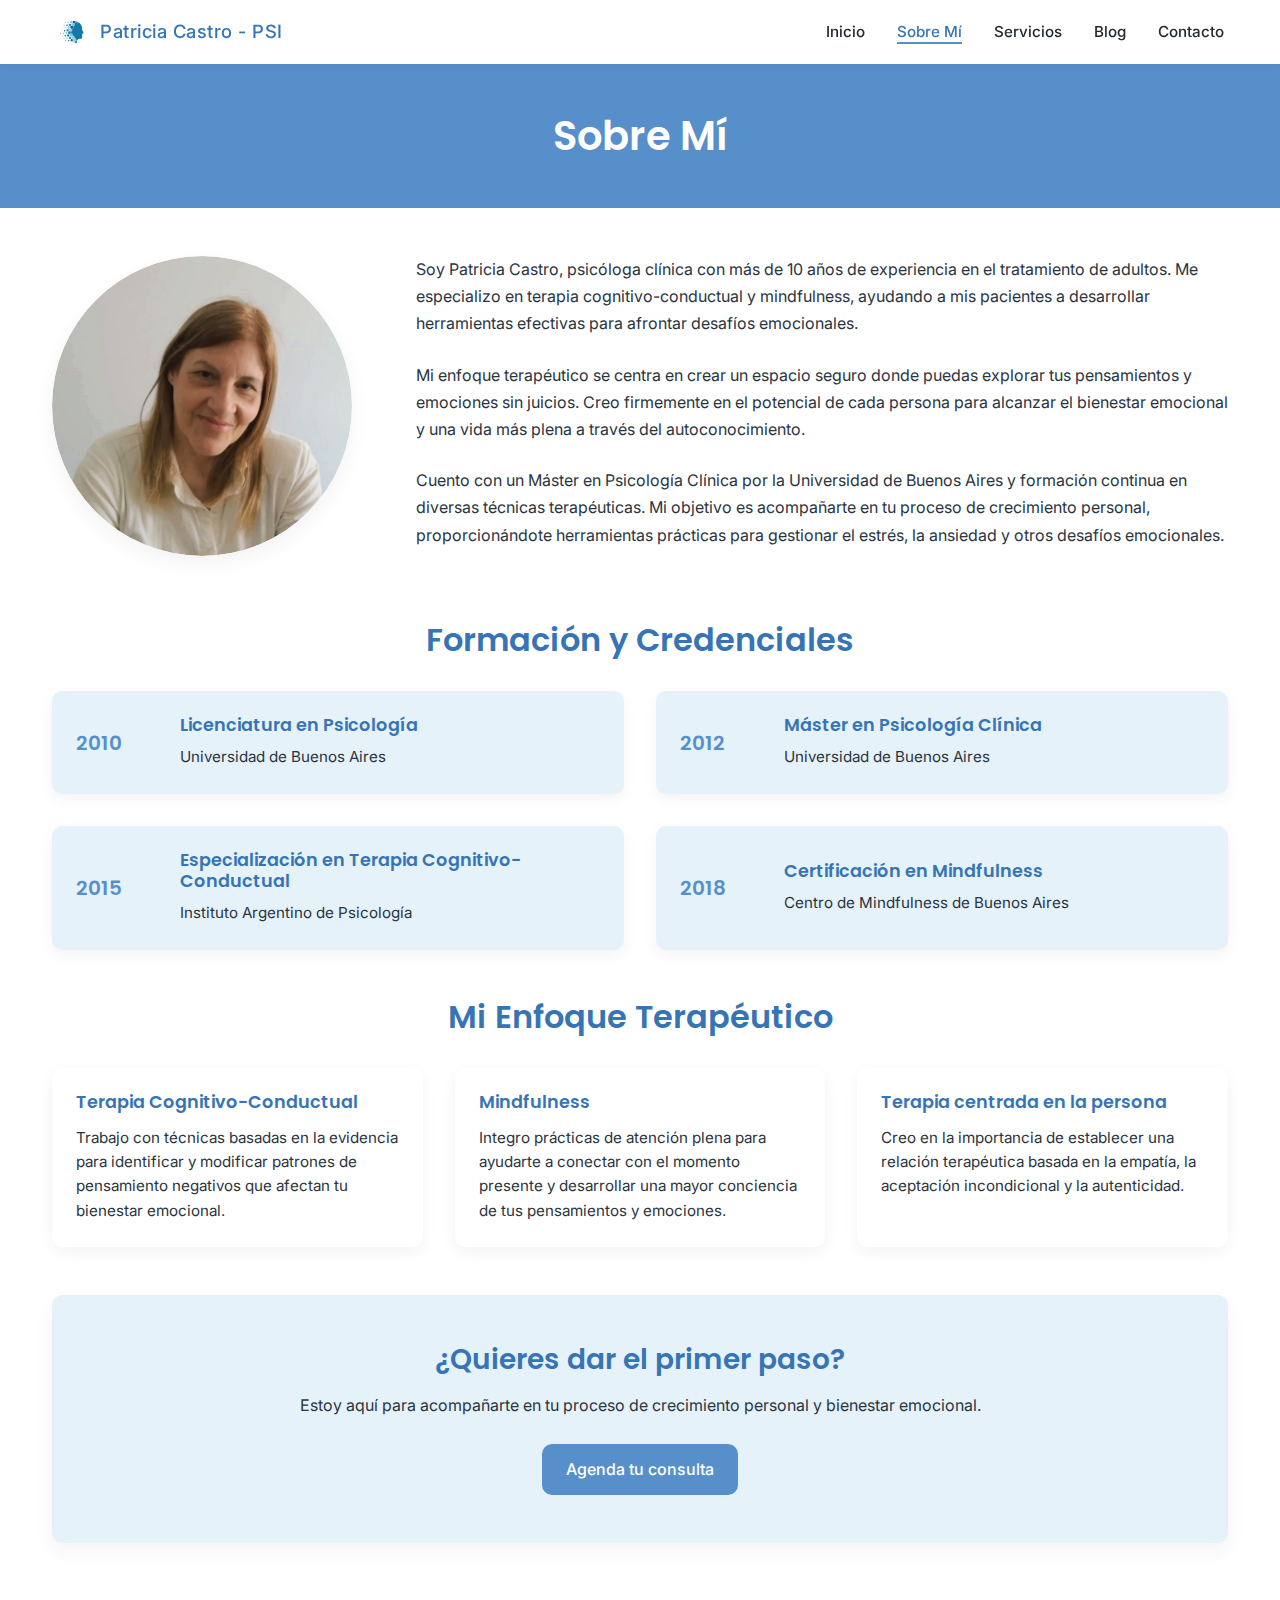
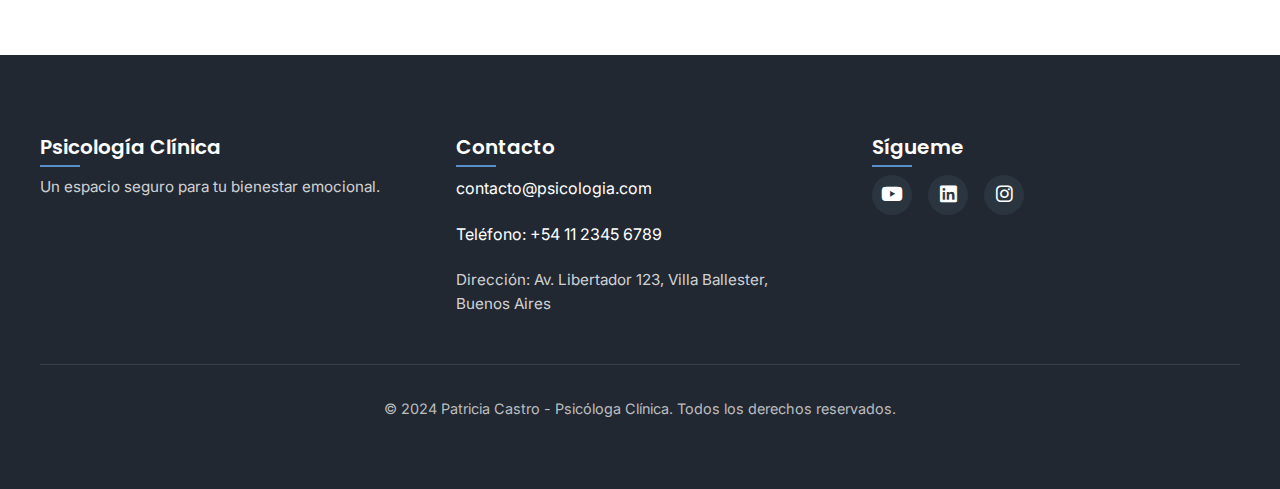
<file: pages/sobre-mi.html>
<!DOCTYPE html>
<html lang="es">
<head>
    <meta charset="UTF-8">
    <meta name="viewport" content="width=device-width, initial-scale=1.0">
    
    <!-- Metadatos SEO para mejorar el posicionamiento en buscadores -->
    <meta name="description" content="Conoce a Patricia Castro, psicóloga clínica especializada en terapia cognitivo-conductual y mindfulness con más de 10 años de experiencia.">
    <meta name="keywords" content="psicóloga, terapia cognitivo-conductual, mindfulness, experiencia profesional">
    <meta name="author" content="Patricia Castro">
    
    <title>Psicología Clínica con Patricia Castro - Sobre Mí</title>
    
    <!-- Añadir favicon (mismo que en index.html para mantener consistencia) -->
    <link rel="icon" type="image/png" href="../multimedia/faviconPC.png">
    <link rel="shortcut icon" href="../multimedia/faviconPC.png">
    
    <!-- Fuentes de Google -->
    <link rel="preconnect" href="https://fonts.googleapis.com">
    <link rel="preconnect" href="https://fonts.gstatic.com" crossorigin>
    <link href="https://fonts.googleapis.com/css2?family=Montserrat:wght@400;500;600;700&family=Open+Sans:wght@400;500;600&display=swap" rel="stylesheet">

    <!-- ICONS - FontAwesome para iconos modernos -->
    <link rel="stylesheet" href="https://cdnjs.cloudflare.com/ajax/libs/font-awesome/6.5.1/css/all.min.css">
    
    <!-- Bootstrap CSS -->
    <link href="https://cdn.jsdelivr.net/npm/bootstrap@5.3.0/dist/css/bootstrap.min.css" rel="stylesheet">
    
    <!-- Custom CSS -->
    <link rel="stylesheet" href="../css/styles.css">
</head>
<body>
    <header class="header"> <!-- Header actualizado igual que en index.html -->
        <div class="header__container">
            <div class="header__logo">
                <!-- Logo como enlace a la página principal -->
                <a href="../index.html" class="header__logo-link">
                    <img src="../multimedia/faviconPC.png" alt="Psicología Clínica" class="header__logo-img">
                    <span class="header__logo-text">Patricia Castro - PSI</span>
                </a>
            </div>
            
            <!-- Mejora de accesibilidad en la navegación -->
            <button class="header__toggle" aria-expanded="false" aria-controls="header__menu">☰</button>
            <nav class="header__nav" role="navigation" aria-label="Menú principal">
                <ul class="header__menu" id="header__menu">
                    <li class="header__item"><a href="../index.html" class="header__link">Inicio</a></li>
                    <li class="header__item"><a href="sobre-mi.html" class="header__link header__link--active" aria-current="page">Sobre Mí</a></li>
                    <li class="header__item"><a href="servicios.html" class="header__link">Servicios</a></li>
                    <li class="header__item"><a href="blog.html" class="header__link">Blog</a></li>
                    <li class="header__item"><a href="contacto.html" class="header__link">Contacto</a></li>
                </ul>
            </nav>
        </div>
    </header>

    <!-- ===================== MAIN CONTENT ===================== -->
    <main>
        <!-- Banner de página con título principal -->
        <section class="page-banner">
            <div class="page-banner__container">
                <h1 class="page-banner__title">Sobre Mí</h1>
            </div>
        </section>
        
        <section class="about">
            <div class="container">
                <div class="about__intro"> <!-- Contenedor flexible para imagen + biografía -->
                    <figure class="about__figure"> 
                        <img src="../multimedia/FotoPat.jpg" alt="Foto de perfil de Patricia Castro, psicóloga clínica" loading="lazy" class="about__image">
                    </figure>

                    <!-- Biografía: Texto descriptivo -->
                    <div class="about__bio">
                        <p class="about__text">Soy Patricia Castro, psicóloga clínica con más de 10 años de experiencia en el tratamiento de adultos.
                        Me especializo en terapia cognitivo-conductual y mindfulness, ayudando a mis pacientes a desarrollar herramientas
                        efectivas para afrontar desafíos emocionales.</p>
                        
                        <p class="about__text">Mi enfoque terapéutico se centra en crear un espacio seguro donde puedas explorar tus pensamientos y emociones
                        sin juicios. Creo firmemente en el potencial de cada persona para alcanzar el bienestar emocional
                        y una vida más plena a través del autoconocimiento.</p>
                        
                        <p class="about__text">Cuento con un Máster en Psicología Clínica por la Universidad de Buenos Aires y formación continua
                        en diversas técnicas terapéuticas. Mi objetivo es acompañarte en tu proceso de crecimiento personal,
                        proporcionándote herramientas prácticas para gestionar el estrés, la ansiedad y otros desafíos emocionales.</p>
                    </div>
                </div>
                
                <!-- Sección de formación y credenciales -->
                <section class="education">
                    <h2 class="education__title">Formación y Credenciales</h2>
                    <div class="education__grid">
                        <div class="education__item">
                            <span class="education__year">2010</span>
                            <div class="education__content">
                                <h3 class="education__degree">Licenciatura en Psicología</h3>
                                <p class="education__institution">Universidad de Buenos Aires</p>
                            </div>
                        </div>
                        <div class="education__item">
                            <span class="education__year">2012</span>
                            <div class="education__content">
                                <h3 class="education__degree">Máster en Psicología Clínica</h3>
                                <p class="education__institution">Universidad de Buenos Aires</p>
                            </div>
                        </div>
                        <div class="education__item">
                            <span class="education__year">2015</span>
                            <div class="education__content">
                                <h3 class="education__degree">Especialización en Terapia Cognitivo-Conductual</h3>
                                <p class="education__institution">Instituto Argentino de Psicología</p>
                            </div>
                        </div>
                        <div class="education__item">
                            <span class="education__year">2018</span>
                            <div class="education__content">
                                <h3 class="education__degree">Certificación en Mindfulness</h3>
                                <p class="education__institution">Centro de Mindfulness de Buenos Aires</p>
                            </div>
                        </div>
                    </div>
                </section>
                
                <!-- Sección de enfoque terapéutico -->
                <section class="approach">
                    <h2 class="approach__title">Mi Enfoque Terapéutico</h2>
                    <div class="approach__container">
                        <div class="approach__item">
                            <h3 class="approach__subtitle">Terapia Cognitivo-Conductual</h3>
                            <p class="approach__text">Trabajo con técnicas basadas en la evidencia para identificar y modificar patrones de pensamiento negativos que afectan tu bienestar emocional.</p>
                        </div>
                        <div class="approach__item">
                            <h3 class="approach__subtitle">Mindfulness</h3>
                            <p class="approach__text">Integro prácticas de atención plena para ayudarte a conectar con el momento presente y desarrollar una mayor conciencia de tus pensamientos y emociones.</p>
                        </div>
                        <div class="approach__item">
                            <h3 class="approach__subtitle">Terapia centrada en la persona</h3>
                            <p class="approach__text">Creo en la importancia de establecer una relación terapéutica basada en la empatía, la aceptación incondicional y la autenticidad.</p>
                        </div>
                    </div>
                </section>
                
                <!-- Llamada a la acción -->
                <div class="cta">
                    <h2 class="cta__title">¿Quieres dar el primer paso?</h2>
                    <p class="cta__text">Estoy aquí para acompañarte en tu proceso de crecimiento personal y bienestar emocional.</p>
                    <a href="contacto.html" class="cta__button">Agenda tu consulta</a>
                </div>
            </div>
        </section>
    </main>

    <!-- ===================== FOOTER ===================== -->
    <footer class="footer">
        <div class="footer__container"> 
            <div class="footer__grid">
                <div class="footer__column footer__brand">
                    <h3 class="footer__title">Psicología Clínica</h3>
                    <p class="footer__text">Un espacio seguro para tu bienestar emocional.</p>
                </div>
                
                <div class="footer__column footer__contact">
                    <h3 class="footer__title">Contacto</h3>
                    <p><a href="mailto:contacto@psicologia.com" class="footer__link">contacto@psicologia.com</a></p>
                    <p>Teléfono: <a href="tel:+541123456789" class="footer__link">+54 11 2345 6789</a></p>
                    <address class="footer__address">Dirección: Av. Libertador 123, Villa Ballester, Buenos Aires</address>
                </div>
                
                <div class="footer__column footer__social">
                    <h3 class="footer__title">Sígueme</h3>
                    <ul class="footer__social-list">
                        <li class="footer__social-item">
                            <a href="https://www.youtube.com" target="_blank" rel="noopener" title="YouTube" class="footer__social-link">
                                <i class="fab fa-youtube"></i>
                            </a>
                        </li>
                        <li class="footer__social-item">
                            <a href="https://www.linkedin.com" target="_blank" rel="noopener" title="LinkedIn" class="footer__social-link">
                                <i class="fab fa-linkedin"></i>
                            </a>
                        </li>
                        <li class="footer__social-item">
                            <a href="https://www.instagram.com" target="_blank" rel="noopener" title="Instagram" class="footer__social-link">
                                <i class="fab fa-instagram"></i>
                            </a>
                        </li>
                    </ul>
                </div>
            </div>
            
            <div class="footer__copyright">
                <p>© 2024 Patricia Castro - Psicóloga Clínica. Todos los derechos reservados.</p>
            </div>
        </div>
    </footer>

    <!-- JavaScript de Bootstrap -->
    <script src="https://cdn.jsdelivr.net/npm/bootstrap@5.3.0/dist/js/bootstrap.bundle.min.js"></script>
</body>
</html>
</file>
<file: css/styles.css>
/*
* ESTILOS PERSONALIZADOS PARA SITIO WEB DE PATRICIA CASTRO - PSICÓLOGA
* Refactorizado con BEM y Mobile-First
* Estética minimalista, limpia y sobria
* 
* Paleta de colores:
* - Principal: #578FCA (Azul medio - color principal)
* - Versión clara: #A1E3F9 (Celeste claro - versión más clara)
* - Versión oscura: #3674B5 (Azul oscuro - versión más oscura)
* - Complementario: #D1F8EF (Turquesa muy claro - fondos)
* - Oscuro/Contraste: #222831 (Casi negro - para textos y acentos)
* 
* Tipografía:
* - Titulares: 'Poppins', sans-serif (moderna y limpia)
* - Cuerpo: 'Inter', sans-serif (alta legibilidad)
*/

/* Importación de fuentes */
@import url('https://fonts.googleapis.com/css2?family=Inter:wght@300;400;500;600&family=Poppins:wght@400;500;600&display=swap');

/* ====== VARIABLES Y RESETEO BÁSICO ====== */
:root {
    /* Colores */
    --color-primary: #578FCA;
    --color-primary-light: #A1E3F9;
    --color-primary-dark: #3674B5;
    --color-secondary: #FFFFFF;
    --color-accent: #222831;
    --color-light: #D1F8EF;
    --color-gray: #E5F2FA;
    --color-dark: #222831;
    --color-text: #2A3540;
    
    /* Elementos de diseño */
    --transition: all 0.3s ease;
    --border-radius: 10px;
    --box-shadow: 0 8px 20px rgba(0, 0, 0, 0.05);
    --card-shadow: 0 5px 15px rgba(0, 0, 0, 0.05);
    --card-shadow-hover: 0 12px 20px rgba(0, 0, 0, 0.15);
    
    /* Contenedores */
    --container-width: 1200px;
}

/* ====== ESTILOS BASE ====== */
body {
    margin: 0;
    padding: 0;
    display: grid;
    grid-template-rows: auto 1fr auto;
    grid-template-areas: "header" "main" "footer";
    min-height: 100vh;
    font-family: 'Inter', sans-serif;
    color: var(--color-text);
    line-height: 1.7;
    overflow-x: hidden;
}

header { grid-area: header; }
main { grid-area: main; }
footer { grid-area: footer; }

/* Tipografía base */
h1, h2, h3, h4, h5, h6 {
    font-family: 'Poppins', sans-serif;
    font-weight: 600;
    color: var(--color-dark);
    margin-bottom: 1rem;
}

p { margin-bottom: 1.2rem; }

a {
    text-decoration: none;
    color: var(--color-accent);
    transition: var(--transition);
}

a:hover { color: var(--color-primary); }

img {
    max-width: 100%;
    height: auto;
}

/* Utilidades comunes */
.container {
    max-width: var(--container-width);
    margin: 0 auto;
}

/* ====== HEADER Y NAVEGACIÓN ====== */
.header {
    background-color: var(--color-secondary);
    box-shadow: 0 2px 10px rgba(0, 0, 0, 0.03);
    position: sticky;
    top: 0;
    z-index: 100;
}

.header__container {
    display: flex;
    justify-content: space-between;
    align-items: center;
    padding: 1rem;
    max-width: var(--container-width);
    margin: 0 auto;
}

.header__logo-link {
    display: flex;
    align-items: center;
}

.header__logo-img {
    width: 32px;
    margin-right: 0.75rem;
}

.header__logo-text {
    font-size: 1.15rem;
    font-weight: 500;
    color: var(--color-primary-dark);
    letter-spacing: 0.5px;
}

.header__toggle {
    background: none;
    border: none;
    font-size: 1.25rem;
    color: var(--color-primary-dark);
    cursor: pointer;
    padding: 0.5rem;
}

.header__nav {
    display: none;
    background-color: var(--color-secondary);
}

.header__nav.open {
    display: block;
    position: absolute;
    top: 100%;
    left: 0;
    right: 0;
    padding: 1rem;
    box-shadow: 0 4px 6px rgba(0, 0, 0, 0.05);
}

.header__menu {
    list-style: none;
    padding: 0;
    margin: 0;
    display: flex;
    flex-direction: column;
    gap: 1.25rem;
}

.header__link {
    color: var(--color-dark);
    font-weight: 500;
    font-size: 0.95rem;
    transition: var(--transition);
    position: relative;
    padding-bottom: 3px;
}

.header__link::after {
    content: '';
    position: absolute;
    width: 0;
    height: 2px;
    bottom: 0;
    left: 0;
    background-color: var(--color-primary);
    transition: width 0.3s ease;
}

.header__link:hover::after,
.header__link--active::after { width: 100%; }

.header__link:hover,
.header__link--active { color: var(--color-primary-dark); }

/* ====== CAROUSEL ====== */
.carousel {
    overflow: hidden;
    position: relative;
    margin-bottom: 0 !important;
    box-shadow: var(--box-shadow);
}

.carousel-inner { border-radius: 0; }

.carousel-item img {
    height: 80vh;
    object-fit: cover;
    object-position: center;
    filter: brightness(0.7);
}

.carousel-caption {
    bottom: 50%;
    transform: translateY(50%);
    padding: 0 5%;
    width: 100%;
    left: 0;
    right: 0;
}

.carousel-caption h1 {
    font-size: 1.75rem;
    margin-bottom: 0.75rem;
    color: var(--color-secondary);
    text-shadow: 0 2px 4px rgba(0, 0, 0, 0.2);
}

.carousel-caption .lead {
    font-size: 1rem;
    margin-bottom: 1.5rem;
    max-width: 700px;
    margin-left: auto;
    margin-right: auto;
    color: var(--color-secondary);
    text-shadow: 0 1px 3px rgba(0, 0, 0, 0.2);
}

.carousel-buttons {
    display: flex;
    flex-direction: column;
    align-items: center;
    width: 100%;
    justify-content: center;
    gap: 1rem;
}

/* Botones del carousel */
.carousel .btn {
    padding: 0.6rem 1rem;
    border-radius: var(--border-radius);
    font-weight: 500;
    transition: var(--transition);
    display: block;
    width: 80%;
    margin: 0.5rem 0;
    font-size: 0.9rem;
}

.carousel .btn-primary {
    background-color: var(--color-primary);
    border-color: var(--color-primary);
    color: white;
}

.carousel .btn-primary:hover {
    background-color: var(--color-primary-dark);
    border-color: var(--color-primary-dark);
}

.carousel .btn-outline-light {
    border-color: white;
    color: white;
}

.carousel .btn-outline-light:hover {
    background-color: rgba(255, 255, 255, 0.2);
    color: white;
}

/* Controles del carousel */
.carousel-control-prev,
.carousel-control-next {
    width: 5%;
    opacity: 0.7;
    transition: var(--transition);
}

.carousel-control-prev:hover,
.carousel-control-next:hover { opacity: 1; }

.carousel-control-prev-icon,
.carousel-control-next-icon {
    background-color: rgba(87, 143, 202, 0.7);
    padding: 0.8rem;
    border-radius: 50%;
    background-size: 40%;
}

.carousel-indicators {
    margin-bottom: 0.75rem;
}

.carousel-indicators button {
    width: 10px;
    height: 10px;
    border-radius: 50%;
    background-color: rgba(255, 255, 255, 0.6);
    border: none;
    margin: 0 5px;
}

.carousel-indicators .active {
    background-color: var(--color-primary-light);
}

/* ====== SECCIONES DE CONTENIDO ====== */
/* Sección común */
.section {
    padding: 4rem 1rem;
    background-color: var(--color-secondary);
    margin: 3rem 0;
}

.section-title {
    text-align: center;
    font-size: 2rem;
    margin-bottom: 2.5rem;
    color: var(--color-primary-dark);
    position: relative;
}

.section-title::after {
    content: "";
    position: absolute;
    bottom: -10px;
    left: 50%;
    transform: translateX(-50%);
    width: 40px;
    height: 2px;
    background-color: var(--color-primary);
}

/* Sección de Beneficios */
.benefits {
    background-color: var(--color-secondary);
    padding: 4rem 0;
    margin-top: 3rem;
    margin-bottom: 3rem;
}

.benefits .card {
    background-color: white !important;
    box-shadow: var(--card-shadow);
    border-radius: var(--border-radius);
    transition: var(--transition);
    border: none !important;
}

.benefits .card:hover {
    transform: translateY(-5px);
    box-shadow: var(--card-shadow-hover);
}

.benefits .card-body {
    text-align: center;
    padding: 2.25rem 1.5rem;
}

.benefits .card-body .fas {
    color: var(--color-primary) !important;
    margin-bottom: 1.25rem;
}

.benefits .card-title {
    font-family: 'Poppins', sans-serif;
    font-size: 1.2rem;
    color: var(--color-primary-dark) !important;
    margin-bottom: 1rem;
    font-weight: 500;
}

.benefits .card-text {
    font-size: 0.95rem;
    line-height: 1.6;
    color: var(--color-text);
}

/* Sección de Servicios */
.services {
    padding: 4rem 1rem;
    background-color: var(--color-secondary);
    margin-top: 3rem;
    margin-bottom: 3rem;
}

.services__container {
    max-width: var(--container-width);
    margin: 0 auto;
}

.services__title {
    text-align: center;
    font-size: 2rem;
    margin-bottom: 2.5rem;
    color: var(--color-primary-dark);
    position: relative;
}

.services__title::after {
    content: "";
    position: absolute;
    bottom: -10px;
    left: 50%;
    transform: translateX(-50%);
    width: 40px;
    height: 2px;
    background-color: var(--color-primary);
}

.services__grid {
    display: grid;
    grid-template-columns: 1fr;
    gap: 2rem;
}

/* Tarjetas de servicios */
.service-card {
    display: flex;
    flex-direction: column;
    background-color: var(--color-secondary);
    border-radius: var(--border-radius);
    overflow: hidden;
    box-shadow: var(--card-shadow);
    transition: var(--transition);
}

.service-card:hover {
    transform: translateY(-5px);
    box-shadow: var(--card-shadow-hover);
}

.service-card__image {
    height: 200px;
    overflow: hidden;
}

.service-card__image img {
    width: 100%;
    height: 100%;
    object-fit: cover;
    transition: transform 0.5s ease;
}

.service-card:hover .service-card__image img {
    transform: scale(1.05);
}

.service-card__content {
    padding: 1.5rem;
    display: flex;
    flex-direction: column;
    flex-grow: 1;
}

.service-card__title {
    font-size: 1.25rem;
    color: var(--color-primary-dark);
    margin-bottom: 0.75rem;
}

.service-card__text {
    margin-bottom: 1.5rem;
    font-size: 0.95rem;
    line-height: 1.6;
    flex-grow: 1;
    color: var(--color-text);
}

.service-card__link {
    align-self: flex-start;
    padding: 0.6rem 1.2rem;
    background-color: transparent;
    color: var(--color-primary);
    border: 1px solid var(--color-primary);
    border-radius: var(--border-radius);
    font-weight: 500;
    font-size: 0.9rem;
    transition: var(--transition);
}

.service-card__link:hover {
    background-color: var(--color-primary);
    color: white;
}

/* Sección de Cita/Frase */
.quote {
    background-color: var(--color-primary);
    color: var(--color-secondary);
    padding: 4rem 1rem;
    margin: 0;
}

.quote__container {
    max-width: 900px;
    margin: 0 auto;
}

.quote__content {
    text-align: center;
    position: relative;
    padding: 0 2rem;
}

.quote__content::before,
.quote__content::after {
    content: '"';
    font-family: 'Georgia', serif;
    font-size: 5rem;
    line-height: 0;
    position: absolute;
    color: var(--color-primary-light);
    opacity: 0.3;
}

.quote__content::before {
    top: 25px;
    left: 0;
}

.quote__content::after {
    bottom: -10px;
    right: 0;
    transform: rotate(180deg);
}

.quote__text {
    font-size: 1.5rem;
    font-weight: 500;
    font-style: italic;
    line-height: 1.5;
    margin-bottom: 1.5rem;
}

.quote__author {
    font-size: 1rem;
    font-weight: 500;
    color: var(--color-secondary);
    display: block;
}

/* ====== FOOTER ====== */
.footer {
    background-color: var(--color-dark);
    color: var(--color-secondary);
    padding: 3rem 1rem;
}

.footer__container {
    max-width: var(--container-width);
    margin: 0 auto;
}

.footer__grid {
    display: grid;
    grid-template-columns: 1fr;
    gap: 2rem;
    margin-bottom: 2rem;
}

.footer__title {
    font-size: 1.25rem;
    color: var(--color-secondary);
    margin-bottom: 1rem;
    position: relative;
}

.footer__title::after {
    content: "";
    position: absolute;
    bottom: -8px;
    left: 0;
    width: 40px;
    height: 2px;
    background-color: var(--color-primary);
}

.footer__logo-img {
    width: 32px;
    height: auto;
    margin-right: 0.75rem;
    vertical-align: middle;
}

.footer__text,
.footer__address {
    margin-bottom: 1rem;
    font-style: normal;
    font-size: 0.95rem;
    line-height: 1.6;
    color: rgba(255, 255, 255, 0.8);
}

.footer__link {
    color: var(--color-secondary);
    transition: var(--transition);
}

.footer__link:hover {
    color: var(--color-primary);
    text-decoration: underline;
}

.footer__social-list {
    list-style: none;
    padding: 0;
    display: flex;
    gap: 1rem;
}

.footer__social-link {
    display: flex;
    align-items: center;
    justify-content: center;
    width: 40px;
    height: 40px;
    background-color: var(--color-text);
    color: white;
    border-radius: 50%;
    transition: var(--transition);
    font-size: 1.2rem;
}

.footer__social-link:hover {
    background-color: var(--color-primary);
    transform: translateY(-3px);
    color: white;
}

.footer__copyright {
    text-align: center;
    padding-top: 2rem;
    border-top: 1px solid rgba(255, 255, 255, 0.1);
    font-size: 0.9rem;
    color: rgba(255, 255, 255, 0.7);
}


/* ====== PÁGINA SOBRE MÍ ====== */

/* Banner de página */
.page-banner {
    background-color: var(--color-primary);
    padding: 3rem 1rem;
    margin-bottom: 3rem;
    text-align: center;
}

.page-banner__container {
    max-width: var(--container-width);
    margin: 0 auto;
}

.page-banner__title {
    color: var(--color-secondary);
    margin: 0;
    font-size: 2rem;
    font-weight: 600;
}

/* Sección Sobre Mí */
.about {
    padding: 0 1rem 4rem;
}

.about__intro {
    display: flex;
    flex-direction: column;
    gap: 2rem;
    margin-bottom: 3rem;
}

.about__figure {
    margin: 0;
    padding: 0;
    text-align: center;
    transition: var(--transition);
    box-shadow: var(--box-shadow);
    background-color: transparent;
    display: inline-block; 
    border-radius: 50%; 
    overflow: hidden;
}

.about__figure:hover {
    transform: translateY(-5px);
    box-shadow: var(--card-shadow-hover);
}

.about__image {
    max-width: 100%;
    height: auto;
    border-radius: 50%;
    box-shadow: var(--box-shadow);
    transition: var(--transition);
    display: block;
}

.about__figure:hover .about__image {
    filter: brightness(1.05) saturate(1.1);
}

.about__caption {
    margin-top: 0.75rem;
    font-size: 0.9rem;
    color: var(--color-accent);
    font-style: italic;
}

.about__bio {
    flex: 1;
}

.about__text {
    margin-bottom: 1.5rem;
    font-size: 1rem;
    line-height: 1.7;
}

/* Sección de Formación y Credenciales */
.education {
    margin-bottom: 3rem;
}

.education__title {
    text-align: center;
    margin-bottom: 2rem;
    color: var(--color-primary-dark);
}

.education__grid {
    display: grid;
    grid-template-columns: 1fr;
    gap: 1.5rem;
}

.education__item {
    display: flex;
    flex-direction: column;
    background-color: var(--color-gray);
    border-radius: var(--border-radius);
    padding: 1.5rem;
    box-shadow: var(--card-shadow);
    transition: var(--transition);
}

.education__item:hover {
    transform: translateY(-5px);
    box-shadow: var(--card-shadow-hover);
}

.education__year {
    font-family: 'Poppins', sans-serif;
    font-weight: 600;
    font-size: 1.25rem;
    color: var(--color-primary);
    margin-bottom: 0.75rem;
}

.education__content {
    flex: 1;
}

.education__degree {
    font-size: 1.1rem;
    margin-bottom: 0.5rem;
    color: var(--color-primary-dark);
}

.education__institution {
    font-size: 0.95rem;
    color: var(--color-text);
    margin: 0;
}

/* Sección de Enfoque Terapéutico */
.approach {
    margin-bottom: 3rem;
}

.approach__title {
    text-align: center;
    margin-bottom: 2rem;
    color: var(--color-primary-dark);
}

.approach__container {
    display: flex;
    flex-direction: column;
    gap: 1.5rem;
}

.approach__item {
    background-color: var(--color-secondary);
    border-radius: var(--border-radius);
    box-shadow: var(--card-shadow);
    padding: 1.5rem;
    transition: var(--transition);
}

.approach__item:hover {
    background-color: var(--color-gray);
}

.approach__subtitle {
    font-size: 1.1rem;
    margin-bottom: 0.75rem;
    color: var(--color-primary-dark);
}

.approach__text {
    font-size: 0.95rem;
    line-height: 1.6;
    margin: 0;
}

/* Sección CTA (Call to Action) */
.cta {
    background-color: var(--color-gray);
    border-radius: var(--border-radius);
    padding: 2.5rem 1.5rem;
    text-align: center;
    margin-bottom: 3rem;
    box-shadow: var(--box-shadow);
}

.cta__title {
    font-size: 1.5rem;
    color: var(--color-primary-dark);
    margin-bottom: 1rem;
}

.cta__text {
    font-size: 1rem;
    margin-bottom: 1.5rem;
}

.cta__button {
    display: inline-block;
    padding: 0.75rem 1.5rem;
    background-color: var(--color-primary);
    color: var(--color-secondary);
    border-radius: var(--border-radius);
    font-weight: 500;
    transition: var(--transition);
}

.cta__button:hover {
    background-color: var(--color-primary-dark);
    color: var(--color-secondary);
    transform: translateY(-3px);
}

/* Estilos adicionales para la página de servicios */

/* Introducción a servicios */
.services__intro {
    text-align: center;
    margin-bottom: 2.5rem;
}

/* Acordeón FAQ */
.faq {
    margin: 4rem 0;
}

.section-title {
    text-align: center;
    font-size: 2rem;
    margin-bottom: 2.5rem;
    color: var(--color-primary-dark);
    position: relative;
}

.section-title::after {
    content: "";
    position: absolute;
    bottom: -10px;
    left: 50%;
    transform: translateX(-50%);
    width: 40px;
    height: 2px;
    background-color: var(--color-primary);
}

/* Personalización del acordeón Bootstrap */
.accordion {
    --bs-accordion-bg: var(--color-secondary);
    --bs-accordion-active-bg: var(--color-light);
    --bs-accordion-active-color: var(--color-primary-dark);
    --bs-accordion-btn-focus-box-shadow: 0 0 0 0.25rem rgba(87, 143, 202, 0.25);
    border-radius: var(--border-radius);
    overflow: hidden;
    box-shadow: var(--card-shadow);
}

.accordion-item {
    border-color: rgba(87, 143, 202, 0.1);
}

.accordion-header {
    margin: 0;
}

.accordion-button {
    font-family: 'Poppins', sans-serif;
    font-weight: 500;
    font-size: 1.1rem;
    color: var(--color-dark);
    background-color: var(--color-secondary);
    padding: 1.25rem;
}

.accordion-button:not(.collapsed) {
    color: var(--color-primary-dark);
    background-color: var(--color-light);
    box-shadow: none;
}

.accordion-button:focus {
    box-shadow: none;
    border-color: rgba(87, 143, 202, 0.25);
}

.accordion-button::after {
    background-image: url("data:image/svg+xml,%3csvg xmlns='http://www.w3.org/2000/svg' viewBox='0 0 16 16' fill='%23578FCA'%3e%3cpath fill-rule='evenodd' d='M1.646 4.646a.5.5 0 0 1 .708 0L8 10.293l5.646-5.647a.5.5 0 0 1 .708.708l-6 6a.5.5 0 0 1-.708 0l-6-6a.5.5 0 0 1 0-.708z'/%3e%3c/svg%3e");
}

.accordion-body {
    padding: 1.25rem 1.5rem;
    line-height: 1.7;
    font-size: 1rem;
}

/* Modificaciones para la sección CTA en servicios */
.cta__buttons {
    display: flex;
    flex-direction: column;
    gap: 1rem;
    max-width: 300px;
    margin: 1.5rem auto 0;
}

.cta__button--secondary {
    background-color: transparent;
    border: 1px solid var(--color-primary);
    color: var(--color-primary);
}

.cta__button--secondary:hover {
    background-color: var(--color-primary);
    color: var(--color-secondary);
}

/* ====== RESPONSIVE ====== */
/* Versión escritorio */
@media (min-width: 768px) {
    /* Header cambios */
    .header__toggle {
        display: none;
    }
    
    .header__nav {
        display: block;
    }
    
    .header__menu {
        flex-direction: row;
        gap: 2rem;
        margin-top: 0;
    }
    
    /* Carousel cambios */
    .carousel-item img {
        height: 70vh;
    }
    
    .carousel-caption h1 {
        font-size: 3rem;
        margin-bottom: 1.5rem;
    }
    
    .carousel-caption .lead {
        font-size: 1.2rem;
        margin-bottom: 2rem;
    }
    
    .carousel-buttons {
        flex-direction: row;
    }
    
    .carousel .btn {
        width: auto;
    }

    /* Servicios cambios */
    .services {
        padding: 3rem 2rem;
    }
    
    .services__title {
        font-size: 2.5rem;
    }
    
    .services__grid {
        grid-template-columns: repeat(3, 1fr);
    }
    
    .service-card__image {
        height: 220px;
    }
    
    /* Quote cambios */
    .quote__text {
        font-size: 2rem;
    }
    
    .quote__author {
        font-size: 1.1rem;
    }

    /* Footer cambios */
    .footer {
        padding: 5rem 2rem 3rem;
    }
    
    .footer__grid {
        grid-template-columns: repeat(3, 1fr);
        gap: 3rem;
    }

    /* Banner de página */
    .page-banner {
        padding: 3rem 2rem;
    }
    
    .page-banner__title {
        font-size: 2.5rem;
    }
    
    /* Sección Sobre Mí */
    .about__intro {
        flex-direction: row;
        align-items: flex-start;
    }
    
    .about__figure {
        flex: 0 0 300px;
    }
    
    .about__image {
        max-width: 100%;
    }
    
    .about__bio {
        padding-left: 2rem;
    }
    
    /* Sección de Formación y Credenciales */
    .education__grid {
        grid-template-columns: repeat(2, 1fr);
        gap: 2rem;
    }
    
    .education__item {
        flex-direction: row;
        align-items: center;
        gap: 1.5rem;
    }
    
    .education__year {
        flex: 0 0 80px;
        margin-bottom: 0;
    }
    
    /* Sección de Enfoque Terapéutico */
    .approach__container {
        flex-direction: row;
        gap: 2rem;
    }
    
    .approach__item {
        flex: 1;
    }
    
    /* Sección CTA */
    .cta {
        padding: 3rem;
    }
    
    .cta__title {
        font-size: 1.75rem;
    }

     .cta__buttons {
        flex-direction: row;
        justify-content: center;
        max-width: 100%;
    }
}
</file>
